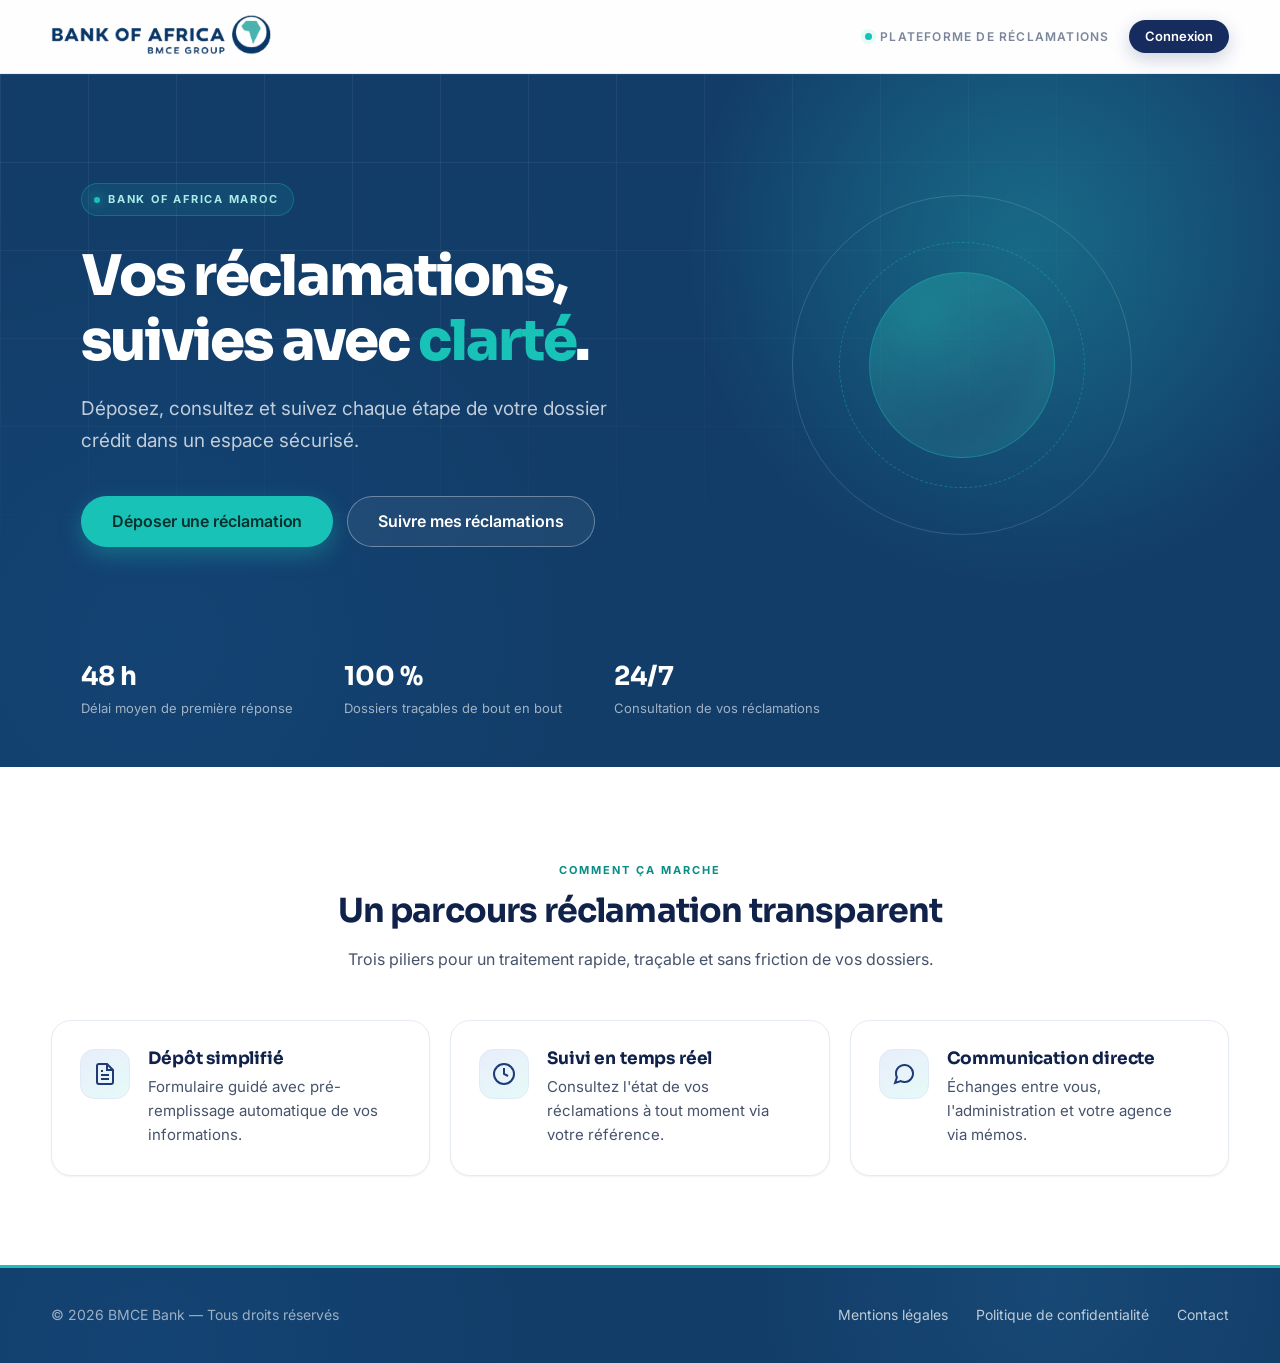
<file: index.html>
<!DOCTYPE html>
<html lang="fr">
<head>
  <meta charset="UTF-8">
  <meta name="viewport" content="width=device-width, initial-scale=1.0">
  <title>BMCE Bank — Gestion des Réclamations</title>
  <link rel="stylesheet" href="assets/css/landing.css">
</head>
<body>

  <header class="landing-header">
    <div class="logo">
      <img src="assets/img/logo-bmce.png" alt="Bank of Africa — BMCE Group" class="logo-img">
    </div>
    <div class="landing-header-actions">
      <span>Plateforme de réclamations</span>
      <a href="login.html" class="btn btn-primary btn-sm">Connexion</a>
    </div>
  </header>

  <main class="landing-main">
    <div class="hero">
      <div class="hero-content">
        <span class="hero-badge">BANK OF AFRICA MAROC</span>
        <h1>Vos réclamations, suivies avec <em>clarté</em>.</h1>
        <p>
          Déposez, consultez et suivez chaque étape de votre dossier crédit dans un espace sécurisé.
        </p>
        <div class="hero-actions">
          <a href="login.html?action=deposer" class="btn btn-accent btn-lg">
            Déposer une réclamation
          </a>
          <a href="login.html?action=suivre" class="btn btn-outline btn-lg">
            Suivre mes réclamations
          </a>
        </div>
      </div>
      <div class="hero-visual">
        <div class="visual-circle"></div>
        <div class="visual-circle visual-circle-sm"></div>
      </div>
    </div>

    <div class="hero-meta">
      <div>
        <strong>48 h</strong>
        <span>Délai moyen de première réponse</span>
      </div>
      <div>
        <strong>100 %</strong>
        <span>Dossiers traçables de bout en bout</span>
      </div>
      <div>
        <strong>24/7</strong>
        <span>Consultation de vos réclamations</span>
      </div>
    </div>
  </main>

  <section class="landing-features">
    <div class="section-head">
      <span class="section-eyebrow">Comment ça marche</span>
      <h2>Un parcours réclamation transparent</h2>
      <p>Trois piliers pour un traitement rapide, traçable et sans friction de vos dossiers.</p>
    </div>
    <div class="features-container">
      <div class="feature-item">
        <div class="feature-icon">
          <svg width="24" height="24" viewBox="0 0 24 24" fill="none" stroke="currentColor" stroke-width="2">
            <path d="M14 2H6a2 2 0 0 0-2 2v16a2 2 0 0 0 2 2h12a2 2 0 0 0 2-2V8z"></path>
            <polyline points="14 2 14 8 20 8"></polyline>
            <line x1="16" y1="13" x2="8" y2="13"></line>
            <line x1="16" y1="17" x2="8" y2="17"></line>
            <polyline points="10 9 9 9 8 9"></polyline>
          </svg>
        </div>
        <div class="feature-content">
          <h3>Dépôt simplifié</h3>
          <p>Formulaire guidé avec pré-remplissage automatique de vos informations.</p>
        </div>
      </div>
      <div class="feature-item">
        <div class="feature-icon">
          <svg width="24" height="24" viewBox="0 0 24 24" fill="none" stroke="currentColor" stroke-width="2">
            <circle cx="12" cy="12" r="10"></circle>
            <polyline points="12 6 12 12 16 14"></polyline>
          </svg>
        </div>
        <div class="feature-content">
          <h3>Suivi en temps réel</h3>
          <p>Consultez l'état de vos réclamations à tout moment via votre référence.</p>
        </div>
      </div>
      <div class="feature-item">
        <div class="feature-icon">
          <svg width="24" height="24" viewBox="0 0 24 24" fill="none" stroke="currentColor" stroke-width="2">
            <path d="M21 11.5a8.38 8.38 0 0 1-.9 3.8 8.5 8.5 0 0 1-7.6 4.7 8.38 8.38 0 0 1-3.8-.9L3 21l1.9-5.7a8.38 8.38 0 0 1-.9-3.8 8.5 8.5 0 0 1 4.7-7.6 8.38 8.38 0 0 1 3.8-.9h.5a8.48 8.48 0 0 1 8 8v.5z"></path>
          </svg>
        </div>
        <div class="feature-content">
          <h3>Communication directe</h3>
          <p>Échanges entre vous, l'administration et votre agence via mémos.</p>
        </div>
      </div>
    </div>
  </section>

  <footer class="landing-footer">
    <div class="footer-content">
      <p>&copy; 2026 BMCE Bank — Tous droits réservés</p>
      <div class="footer-links">
        <a href="#">Mentions légales</a>
        <a href="#">Politique de confidentialité</a>
        <a href="#">Contact</a>
      </div>
    </div>
  </footer>

</body>
</html>
</file>
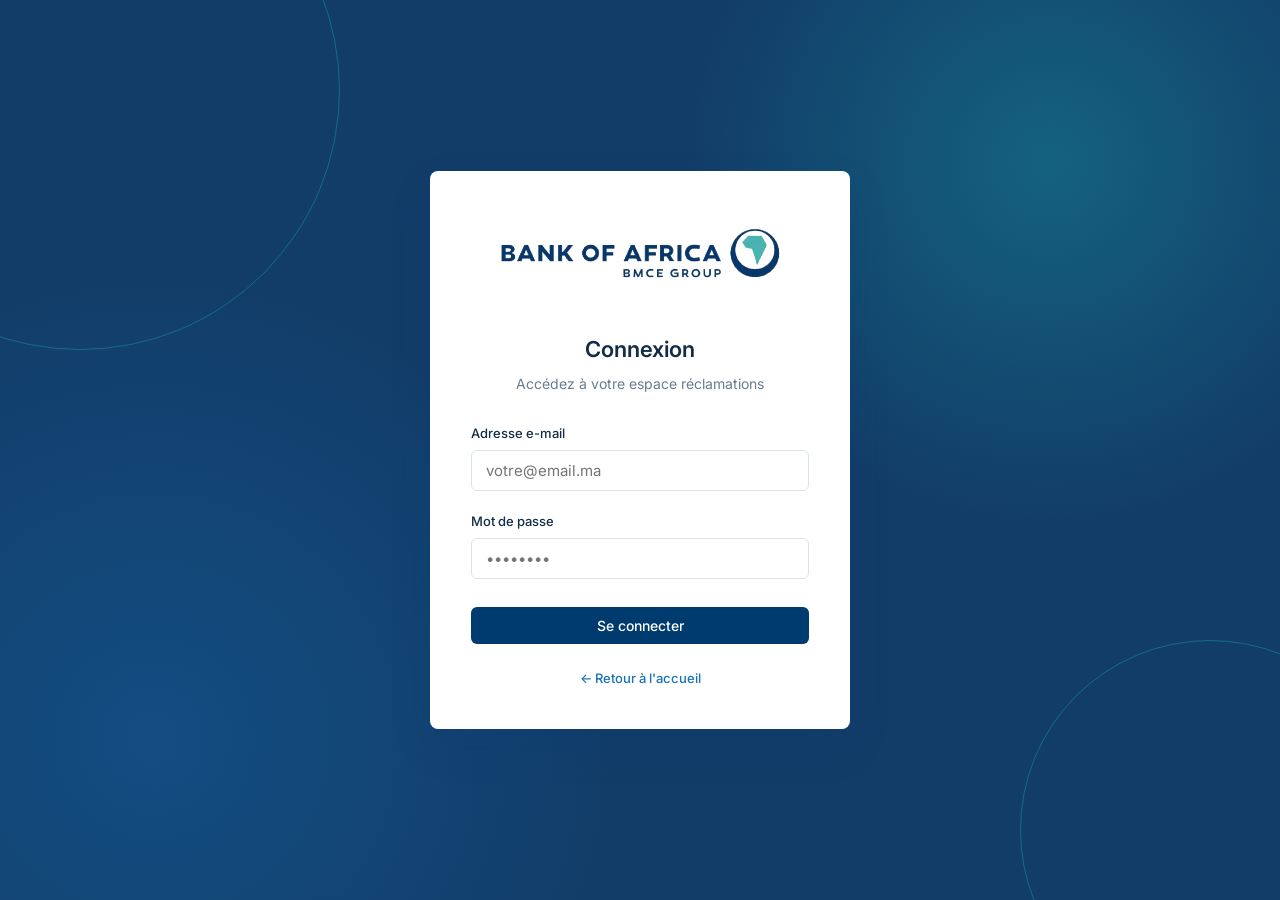
<file: login.html>
<!DOCTYPE html>
<html lang="fr">
<head>
  <meta charset="UTF-8">
  <meta name="viewport" content="width=device-width, initial-scale=1.0">
  <title>Connexion — BMCE Réclamations</title>
  <link rel="stylesheet" href="assets/css/style.css">
</head>
<body>

  <div class="login-page">
    <div class="login-card">
      <div class="logo">
        <img src="assets/img/logo-bmce.png" alt="Bank of Africa — BMCE Group" class="logo-img">
      </div>

      <h1>Connexion</h1>
      <p class="login-subtitle" id="login-subtitle">Accédez à votre espace réclamations</p>

      <div id="login-error" class="login-error" role="alert" aria-live="polite"></div>
      <form id="login-form">
        <div class="form-group">
          <label class="form-label" for="email">Adresse e-mail</label>
          <input type="email" id="email" class="form-control" placeholder="votre@email.ma" required>
        </div>
        <div class="form-group">
          <label class="form-label" for="password">Mot de passe</label>
          <input type="password" id="password" class="form-control" placeholder="••••••••" required>
        </div>
        <button type="submit" class="btn btn-primary" style="width:100%; margin-top:8px;">
          Se connecter
        </button>
      </form>

      <div class="login-footer">
        <a href="index.html">&larr; Retour à l'accueil</a>
      </div>
    </div>
  </div>

  <script src="assets/js/app.js"></script>
  <script>
    const params = new URLSearchParams(window.location.search);
    const action = params.get('action');
    const redirect = params.get('redirect');

    const subtitles = {
      deposer: 'Connectez-vous pour déposer une réclamation',
      suivre: 'Connectez-vous pour suivre vos réclamations'
    };
    if (action && subtitles[action]) {
      document.getElementById('login-subtitle').textContent = subtitles[action];
    }

    document.getElementById('login-form').addEventListener('submit', async (e) => {
      e.preventDefault();
      const email = document.getElementById('email').value.trim();
      const password = document.getElementById('password').value;
      try {
        const res = await fetch('backend/api/login.php', {
          method: 'POST', headers: { 'Content-Type': 'application/json' }, credentials: 'same-origin',
          body: JSON.stringify({ email, password })
        });
        const json = await res.json();
        if (!res.ok) {
          const error = document.getElementById('login-error');
          error.textContent = json.message || json.error || 'Adresse e-mail ou mot de passe incorrect.';
          error.classList.add('is-visible');
          document.getElementById('email').classList.add('input-error');
          document.getElementById('password').classList.add('input-error');
          return;
        }
        document.getElementById('login-error').classList.remove('is-visible');
        // store client-side session for frontend gating
        App.setSession(json.user);

        if (redirect) { window.location.href = decodeURIComponent(redirect); return; }
        if (json.user.role === 'admin') window.location.href = 'admin/dashboard.html';
        else if (action === 'deposer') window.location.href = 'client/deposer.html';
        else if (action === 'suivre') window.location.href = 'client/dashboard.html';
        else window.location.href = 'client/dashboard.html';
      } catch (err) { App.showToast('Erreur connexion', 'error'); }
    });
  </script>
</body>
</html>
</file>
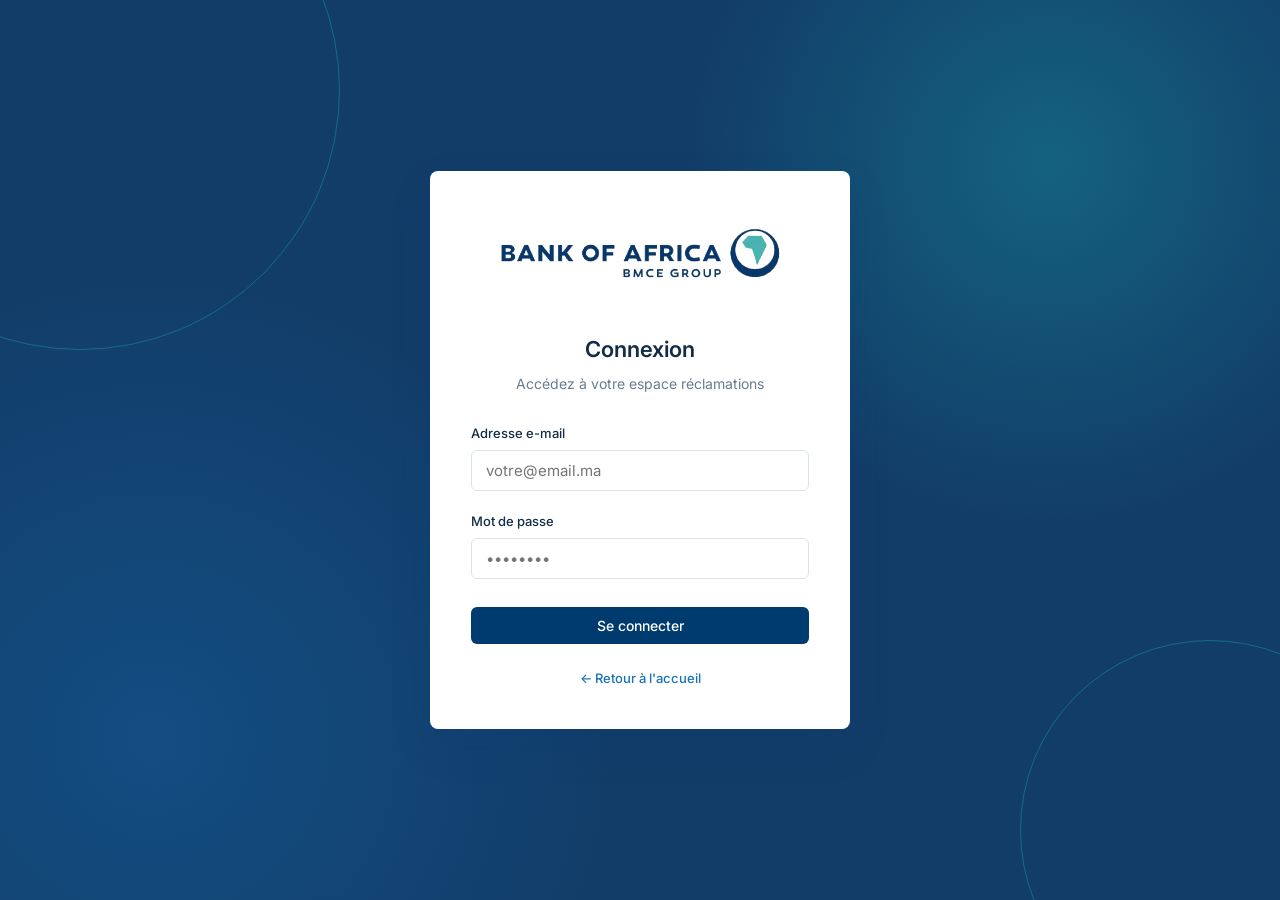
<file: admin/dashboard.html>
<!DOCTYPE html>
<html lang="fr">
<head>
  <meta charset="UTF-8">
  <meta name="viewport" content="width=device-width, initial-scale=1.0">
  <title>Tableau de bord — Admin</title>
  <link rel="stylesheet" href="../assets/css/style.css">
</head>
<body>

  <div class="app-layout">
    <aside class="sidebar">
      <div class="sidebar-header">
        <div class="logo">
          <img src="../assets/img/logo-bmce.png" alt="Bank of Africa — BMCE Group" class="logo-img">
        </div>
      </div>
      <div class="sidebar-user">
<div class="user-avatar" id="sidebar-user-avatar">A1</div>
        <div class="user-info">
          <div class="user-name" id="sidebar-user-name">Admin 1</div>
          <div class="user-role" id="sidebar-user-role">Administrateur</div>
        </div>
      </div>
      <nav class="sidebar-nav">
        <div class="nav-section">Administration</div>
        <ul>
<li class="nav-item active">
            <a href="dashboard.html"><svg class="icon-svg" viewBox="0 0 24 24" fill="none" stroke="currentColor" stroke-width="2"><rect x="3" y="3" width="7" height="7" rx="1"/><rect x="14" y="3" width="7" height="7" rx="1"/><rect x="3" y="14" width="7" height="7" rx="1"/><rect x="14" y="14" width="7" height="7" rx="1"/></svg> Tableau de bord</a>
          </li>
          <li class="nav-item">
            <a href="reclamations.html"><svg class="icon-svg" viewBox="0 0 24 24" fill="none" stroke="currentColor" stroke-width="2"><path d="M14 2H6a2 2 0 0 0-2 2v16a2 2 0 0 0 2 2h12a2 2 0 0 0 2-2V8z"/><polyline points="14 2 14 8 20 8"/><line x1="16" y1="13" x2="8" y2="13"/><line x1="16" y1="17" x2="8" y2="17"/></svg> Réclamations</a>
          </li>
          <li class="nav-item">
            <a href="memo.html"><svg class="icon-svg" viewBox="0 0 24 24" fill="none" stroke="currentColor" stroke-width="2"><path d="M21 15a2 2 0 0 1-2 2H7l-4 4V5a2 2 0 0 1 2-2h14a2 2 0 0 1 2 2z"/></svg> Mémos agence</a>
          </li>
        </ul>
      </nav>
      <div class="sidebar-footer">
        <a href="#" id="btn-logout" class="btn btn-ghost">↩ Déconnexion</a>
      </div>
    </aside>

    <div class="main-content">
      <header class="topbar">
        <button class="menu-toggle">☰</button>
        <h1 class="topbar-title">Tableau de bord</h1>
      </header>

      <div class="page-content">
        <div class="stats-grid" id="admin-stats"></div>

        <div class="detail-grid">
          <div class="card">
            <div class="card-header">
              <h2>Réclamations récentes</h2>
              <a href="reclamations.html" class="btn btn-outline btn-sm">Voir tout</a>
            </div>
            <div class="card-body" style="padding:0;">
              <div class="table-wrap">
                <table>
                  <thead>
                    <tr>
                      <th>Référence</th>
                      <th>Client</th>
                      <th>Gravité</th>
                      <th>Statut</th>
                      <th>Date</th>
                    </tr>
                  </thead>
                  <tbody id="recent-admin"></tbody>
                </table>
              </div>
            </div>
          </div>

          <div class="charts-column">
            <div class="card" style="margin-bottom:24px;">
              <div class="card-header"><h2>Répartition par gravité</h2></div>
              <div class="card-body" id="gravity-breakdown"></div>
            </div>

            <div class="card">
              <div class="card-header"><h2>Répartition par statut</h2></div>
              <div class="card-body" id="status-breakdown"></div>
            </div>
          </div>
        </div>
      </div>
    </div>
  </div>

  <script src="../assets/js/app.js"></script>
  <script type="module">
    const session = App.requireAuth(['admin']);
    if (!session) throw new Error('Unauthorized');

    const recs = await App.loadReclamations();
    const stats = {
      total: recs.length,
      nouveau: recs.filter(r => r.statut === 'attente').length,
      encours: recs.filter(r => r.statut === 'encours').length,
      attente: recs.filter(r => r.statut === 'attente').length,
      prise_charge: recs.filter(r => r.statut === 'prise_charge').length,
      demande_supplementaire: recs.filter(r => r.statut === 'demande_supplementaire').length,
      resolu: recs.filter(r => r.statut === 'resolu').length,
      critique: recs.filter(r => r.gravite === 'critique' || r.gravite === 'haute').length
    };

    document.getElementById('admin-stats').innerHTML = `
      <div class="stat-card">
        <div class="stat-icon blue"><svg class="icon-svg" viewBox="0 0 24 24" fill="none" stroke="currentColor" stroke-width="2"><path d="M22 12h-4l-3 9L9 3l-3 9H2"/></svg></div>
        <div><div class="stat-value">${stats.total}</div><div class="stat-label">Total</div></div>
      </div>
      <div class="stat-card">
        <div class="stat-icon orange"><svg class="icon-svg" viewBox="0 0 24 24" fill="none" stroke="currentColor" stroke-width="2"><circle cx="12" cy="12" r="10"/><polyline points="12 6 12 12 16 14"/></svg></div>
        <div><div class="stat-value">${stats.nouveau}</div><div class="stat-label">Nouvelles</div></div>
      </div>
      <div class="stat-card">
        <div class="stat-icon orange"><svg class="icon-svg" viewBox="0 0 24 24" fill="none" stroke="currentColor" stroke-width="2"><path d="M14 2H6a2 2 0 0 0-2 2v16a2 2 0 0 0 2 2h12a2 2 0 0 0 2-2V8z"/><polyline points="14 2 14 8 20 8"/><line x1="16" y1="13" x2="8" y2="13"/><line x1="16" y1="17" x2="8" y2="17"/></svg></div>
        <div><div class="stat-value">${stats.encours}</div><div class="stat-label">En cours</div></div>
      </div>
      <div class="stat-card">
        <div class="stat-icon red"><svg class="icon-svg" viewBox="0 0 24 24" fill="none" stroke="currentColor" stroke-width="2"><polygon points="12 2 15.09 8.26 22 9.27 17 14.14 18.18 21.02 12 17.77 5.82 21.02 7 14.14 2 9.27 8.91 8.26 12 2"/></svg></div>
        <div><div class="stat-value">${stats.critique}</div><div class="stat-label">Priorité haute+</div></div>
      </div>
    `;

    document.getElementById('recent-admin').innerHTML = recs.slice(0, 5).map(r => `
      <tr>
        <td><a href="detail.html?ref=${r.reference}" class="ref-link">${r.reference}</a></td>
        <td>${r.prenom} ${r.nom}</td>
        <td><span class="badge ${App.getGraviteBadge(r.gravite)}">${r.gravite_label}</span></td>
        <td><span class="badge ${App.getStatutBadge(r.statut)}">${r.statut_label}</span></td>
        <td>${App.formatDate(r.date_creation)}</td>
      </tr>
    `).join('');

    const gravites = [
      { key: 'basse', label: 'Basse', color: 'var(--prio-basse)' },
      { key: 'moyenne', label: 'Moyenne', color: 'var(--prio-moyenne)' },
      { key: 'haute', label: 'Haute', color: 'var(--prio-haute)' },
      { key: 'critique', label: 'Critique', color: 'var(--prio-critique)' }
    ].map(g => ({ ...g, count: recs.filter(r => r.gravite === g.key).length }));

    let position = 0;
    const gradient = gravites.map(g => {
      const start = position;
      position += recs.length ? (g.count / recs.length) * 100 : 0;
      return `${g.color} ${start}% ${position}%`;
    }).join(', ');

    document.getElementById('gravity-breakdown').innerHTML = `
      <div class="gravity-chart">
        <div class="donut-chart" data-total="${recs.length}" style="background:conic-gradient(${gradient || 'var(--border-light) 0 100%'});"></div>
        <div class="chart-legend">
          ${gravites.map(g => `
            <div class="chart-legend-item">
              <span class="chart-key"><i class="chart-swatch" style="background:${g.color};"></i>${g.label}</span>
              <strong>${g.count}</strong>
            </div>`).join('')}
        </div>
      </div>`;

    // Nouveau diagramme de répartition par statut
    const statuses = [
      { key: 'prise_charge', label: 'Prise en charge', color: 'var(--status-prise-charge)' },
      { key: 'encours', label: 'En cours', color: 'var(--status-encours)' },
      { key: 'attente', label: 'En attente', color: 'var(--status-attente)' },
      { key: 'demande_supplementaire', label: 'Demande supplémentaire', color: 'var(--status-demande)' },
      { key: 'resolu', label: 'Résolu', color: 'var(--status-resolu)' },
      { key: 'rejete', label: 'Rejeté', color: 'var(--status-rejete)' }
    ].map(s => ({ ...s, count: recs.filter(r => r.statut === s.key).length })).filter(s => s.count > 0);

    let statusPosition = 0;
    const statusGradient = statuses.map(s => {
      const start = statusPosition;
      statusPosition += recs.length ? (s.count / recs.length) * 100 : 0;
      return `${s.color} ${start}% ${statusPosition}%`;
    }).join(', ');

    document.getElementById('status-breakdown').innerHTML = `
      <div class="gravity-chart">
        <div class="donut-chart" data-total="${recs.length}" style="background:conic-gradient(${statusGradient || 'var(--border-light) 0 100%'});"></div>
        <div class="chart-legend">
          ${statuses.map(s => `
            <div class="chart-legend-item">
              <span class="chart-key"><i class="chart-swatch" style="background:${s.color};"></i>${s.label}</span>
              <strong>${s.count}</strong>
            </div>`).join('')}
        </div>
      </div>`;
  </script>
</body>
</html>
</file>
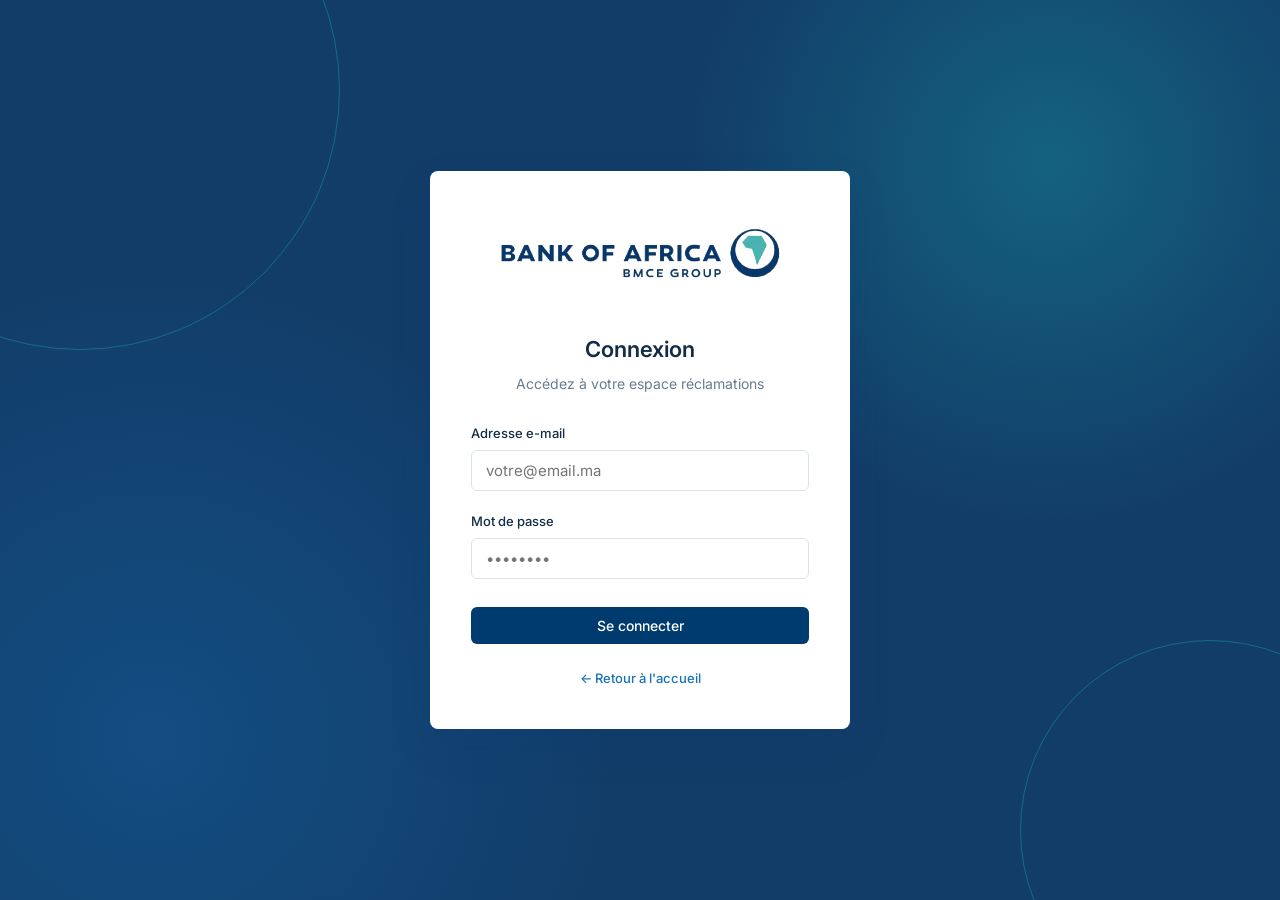
<file: admin/detail.html>
<!DOCTYPE html>
<html lang="fr">
<head>
  <meta charset="UTF-8">
  <meta name="viewport" content="width=device-width, initial-scale=1.0">
  <title>Détail réclamation — Admin</title>
  <link rel="stylesheet" href="../assets/css/style.css">
  <link rel="stylesheet" href="../assets/css/journey.css">
</head>
<body>

  <div class="app-layout">
    <aside class="sidebar">
      <div class="sidebar-header">
        <div class="logo">
          <img src="../assets/img/logo-bmce.png" alt="Bank of Africa — BMCE Group" class="logo-img">
        </div>
      </div>
      <div class="sidebar-user">
<div class="user-avatar" id="sidebar-user-avatar">A1</div>
        <div class="user-info">
          <div class="user-name" id="sidebar-user-name">Admin 1</div>
          <div class="user-role" id="sidebar-user-role">Administrateur</div>
        </div>
      </div>
      <nav class="sidebar-nav">
        <div class="nav-section">Administration</div>
        <ul>
<li class="nav-item">
            <a href="dashboard.html"><svg class="icon-svg" viewBox="0 0 24 24" fill="none" stroke="currentColor" stroke-width="2"><rect x="3" y="3" width="7" height="7" rx="1"/><rect x="14" y="3" width="7" height="7" rx="1"/><rect x="3" y="14" width="7" height="7" rx="1"/><rect x="14" y="14" width="7" height="7" rx="1"/></svg> Tableau de bord</a>
          </li>
          <li class="nav-item active">
            <a href="reclamations.html"><svg class="icon-svg" viewBox="0 0 24 24" fill="none" stroke="currentColor" stroke-width="2"><path d="M14 2H6a2 2 0 0 0-2 2v16a2 2 0 0 0 2 2h12a2 2 0 0 0 2-2V8z"/><polyline points="14 2 14 8 20 8"/><line x1="16" y1="13" x2="8" y2="13"/><line x1="16" y1="17" x2="8" y2="17"/></svg> Réclamations</a>
          </li>
          <li class="nav-item">
            <a href="memo.html"><svg class="icon-svg" viewBox="0 0 24 24" fill="none" stroke="currentColor" stroke-width="2"><path d="M21 15a2 2 0 0 1-2 2H7l-4 4V5a2 2 0 0 1 2-2h14a2 2 0 0 1 2 2z"/></svg> Mémos agence</a>
          </li>
        </ul>
      </nav>
      <div class="sidebar-footer">
        <a href="#" id="btn-logout" class="btn btn-ghost">↩ Déconnexion</a>
      </div>
    </aside>

    <div class="main-content">
      <header class="topbar">
        <button class="menu-toggle">☰</button>
        <h1 class="topbar-title" id="page-title">Détail réclamation</h1>
        <div class="topbar-actions">
          <a href="reclamations.html" class="btn btn-outline btn-sm">← Retour</a>
        </div>
      </header>

      <div class="page-content" id="detail-content">
        <!-- Rempli par JS -->
      </div>
    </div>
  </div>
  <script src="../assets/js/app.js"></script>
  <script>
    (async function(){
      const session = JSON.parse(sessionStorage.getItem('bmce_session') || 'null');
      if (!session || session.role !== 'admin') {
        const returnUrl = encodeURIComponent(window.location.pathname + window.location.search);
        window.location.href = `../login.html?redirect=${returnUrl}`;
        return;
      }

      const ref = new URLSearchParams(window.location.search).get('ref');
      if (!ref) {
        document.getElementById('detail-content').innerHTML = `<div class="empty-state"><h3>Référence manquante</h3></div>`;
        return;
      }

      async function fetchDetail() {
        const res = await fetch(`../backend/api/reclamation_detail.php?ref=${encodeURIComponent(ref)}`, { credentials: 'same-origin' });
        if (!res.ok) throw new Error('Erreur serveur');
        return res.json();
      }

      let recData;
      try {
        const data = await fetchDetail();
        recData = data.reclamation;
        recData.statusHistory = data.history || [];
        recData.memos = data.memos || [];
      } catch (e) {
        document.getElementById('detail-content').innerHTML = `<div class="empty-state"><h3>Réclamation introuvable</h3><p>${e.message}</p></div>`;
        return;
      }

      document.getElementById('page-title').textContent = recData.reference;

      const statusStages = [
        { id: 'attente', title: 'En attente', action: 'Réclamation enregistrée', icon: '⌛' },
        { id: 'encours', title: 'En cours', action: 'Consultation administrative automatique', icon: '↻' },
        { id: 'prise_charge', title: 'Prise en charge', action: 'Réponse administrative automatique', icon: '✓' },
        { id: 'demande_supplementaire', title: 'Demande supplémentaire', action: 'Validation manuelle', icon: '⚠' },
        { id: 'resolu', title: 'Résolue', action: 'Validation manuelle', icon: '✓' },
        { id: 'cloture', title: 'Clôturée', action: 'Automatique après 7 jours sans activité', icon: '▣' }
      ];

      function showConfirmation(message) {
        return new Promise(resolve => {
          const overlay = document.createElement('div');
          overlay.className = 'modal-overlay active';
          overlay.innerHTML = `<div class="modal" role="dialog" aria-modal="true">
            <div class="modal-header"><h3>Confirmation</h3><button class="btn-icon" type="button" data-modal-cancel>&times;</button></div>
            <div class="modal-body"><p>${message}</p></div>
            <div class="modal-footer"><button class="btn btn-outline" type="button" data-modal-cancel>Annuler</button><button class="btn btn-accent" type="button" data-modal-ok>Confirmer</button></div>
          </div>`;
          document.body.appendChild(overlay);
          const close = value => { overlay.remove(); resolve(value); };
          overlay.querySelectorAll('[data-modal-cancel]').forEach(button => button.addEventListener('click', () => close(false)));
          overlay.querySelector('[data-modal-ok]').addEventListener('click', () => close(true));
          overlay.addEventListener('click', event => { if (event.target === overlay) close(false); });
        });
      }

      function renderJourney() {
        const historyMap = {};
        (recData.statusHistory || []).forEach(h => historyMap[h.status] = h);
        const currentIndex = Math.max(0, statusStages.findIndex(s => s.id === recData.statut));
        const container = document.getElementById('journey-steps');
        container.innerHTML = statusStages.map((step, index) => {
          const historyItem = historyMap[step.id];
          const isComplete = index <= currentIndex;
          const isCurrent = index === currentIndex;
          const isNext = index === currentIndex + 1;
          const canValidate = (isNext && step.id !== 'cloture') || (recData.statut === 'prise_charge' && ['demande_supplementaire','resolu'].includes(step.id));
          const canCancel = isComplete && !['attente','cloture'].includes(step.id);
          const action = canCancel ? 'cancel' : canValidate ? 'validate' : '';
          const targetStatus = step.id;
          const disabledAttr = action ? '' : 'disabled aria-disabled="true"';
          return `
            <div class="journey-step status-step-${step.id} ${isCurrent ? 'is-current' : ''} ${isComplete ? 'is-complete' : ''} ${isNext ? 'is-next' : ''}">
              <button class="journey-step-content ${action ? 'journey-step--interactive' : 'journey-step--locked'}" type="button" ${disabledAttr} data-status="${targetStatus}" ${action ? `data-action="${action}"` : ''}>
                <span class="journey-marker status-marker status-${step.id}">${isComplete ? (step.id === 'demande_supplementaire' ? '×' : '✓') : index + 1}</span>
                <div class="journey-step-info">
                  <span><strong>${step.title}</strong></span>
                  <small>${isCurrent ? 'Statut actuel' : step.action}</small>
                  ${historyItem ? `<div class="journey-step-meta"><span class="journey-step-date">${App.formatDateTime(historyItem.date)}</span><span class="journey-step-author">Par ${historyItem.auteur}</span></div>` : ''}
                </div>
              </button>
            </div>`;
        }).join('');

        container.querySelectorAll('[data-status]').forEach(btn => {
          const action = btn.dataset.action;
          if (!action || btn.disabled) return;
          btn.addEventListener('click', async () => {
            const nextStatus = btn.dataset.status;
            const stage = statusStages.find(s => s.id === nextStatus);
            const question = action === 'cancel'
              ? `Voulez-vous annuler le statut "${stage.title}" ? Les statuts suivants déjà validés seront également annulés.`
              : `Voulez-vous valider le statut "${stage.title}" ?`;
            if (!await showConfirmation(question)) return;
            try {
              const res = await fetch('../backend/api/update_statut.php', {
                method: 'POST', credentials: 'same-origin', headers: { 'Content-Type': 'application/json' },
                body: JSON.stringify({ reference: recData.reference, next_status: nextStatus, action })
              });
              const json = await res.json();
              if (!res.ok) throw new Error(json.error || 'Erreur');
              App.showToast('Statut mis à jour');
              // reload detail from server
              const fresh = await fetchDetail();
              recData = fresh.reclamation; recData.statusHistory = fresh.history; recData.memos = fresh.memos;
              renderDetail();
            } catch (e) {
              App.showToast('Erreur lors de la mise à jour', 'error');
            }
          });
        });
      }

      function renderDetail() {
        document.getElementById('detail-content').innerHTML = `
          <div class="detail-grid admin-detail-grid">
            <div>
              <div class="card" style="margin-bottom:24px;">
                <div class="card-header">
                  <div>
                    <h2 style="font-family:monospace;">${recData.reference}</h2>
                    <span class="badge ${App.getStatutBadge(recData.statut)}">${recData.statut_label}</span>
                  </div>
                </div>
                <div class="card-body">
                  <div class="detail-section">
                    <h3>Client</h3>
                    <div class="info-grid">
                      <div class="info-item"><label>Nom complet</label><span>${recData.client_prenom} ${recData.client_nom}</span></div>
                      <div class="info-item"><label>Portée</label><span>${recData.portee === 'dossier' ? 'Dossier ' + (recData.numero_dossier || '') : 'Générale'}</span></div>
                    </div>
                  </div>
                  <div class="detail-section">
                    <h3>Réclamation</h3>
                    <div class="info-grid">
                      <div class="info-item"><label>Objet</label><span>${recData.objet}</span></div>
                      <div class="info-item"><label>Type</label><span>${recData.type_label || recData.type}</span></div>
                      <div class="info-item"><label>Priorité</label><span class="badge ${App.getGraviteBadge(recData.gravite)}">${recData.gravite_label}</span></div>
                      <div class="info-item"><label>Date de dépôt</label><span>${App.formatDateTime(recData.date_creation)}${recData.date_modification && recData.date_modification !== recData.date_creation ? ' · Modifiée le ' + App.formatDateTime(recData.date_modification) : ''}</span></div>
                    </div>
                  </div>
                  <div class="detail-section attachment-section">
                    <h3>Pièces jointes</h3>
                    ${recData.piece_jointe ? `<div class="table-responsive"><table class="attachment-table"><thead><tr><th>Nom</th><th>Type</th><th>Actions</th></tr></thead><tbody><tr><td class="attachment-name">${recData.piece_jointe_nom || recData.piece_jointe}</td><td>${(recData.piece_jointe_nom || recData.piece_jointe).split('.').pop().toUpperCase()}</td><td><div class="attachment-actions"><a class="btn btn-outline btn-sm" target="_blank" rel="noopener" href="../backend/api/piece_jointe.php?ref=${encodeURIComponent(recData.reference)}">Voir</a><a class="btn btn-accent btn-sm" href="../backend/api/piece_jointe.php?ref=${encodeURIComponent(recData.reference)}&download=1">Télécharger</a></div></td></tr></tbody></table></div>` : '<p class="empty-state">Aucune pièce jointe.</p>'}
                  </div>
                  <div class="detail-section">
                    <h3>Description</h3>
                    <div class="detail-text">${recData.detail}</div>
                  </div>
                </div>
              </div>
            </div>

            <div>
              <div class="card journey-card admin-journey-card" style="margin-bottom:24px;">
                <div class="card-header"><h3>Parcours de la réclamation</h3></div>
                <div class="card-body">
                  <p class="journey-caption">Cliquez sur une étape pour la valider ou l'annuler.</p>
                  <div class="journey-steps" id="journey-steps"></div>
                </div>
              </div>

              <div class="card memo-card" id="memo-card">
                <div class="card-header">
                  <h3>Mémos</h3>
                  <button class="btn btn-ghost btn-sm" id="btn-toggle-memos" type="button" aria-expanded="true">
                    <span id="memo-toggle-text">Masquer</span> (${(recData.memos || []).length})
                  </button>
                </div>
                <div class="card-body memo-content" id="memo-content" style="display:block;">
                  <div class="memo-content-inner">
                  <div class="timeline" id="memos-list">
                    ${(recData.memos || []).map(m => `
                      <div class="timeline-item">
                        <div class="timeline-dot"></div>
                        <div class="timeline-header">
                          <span class="timeline-author">${m.auteur}</span>
                          <span class="badge badge-${m.role === 'admin' ? 'encours' : 'attente'}" style="font-size:11px;">${m.role === 'admin' ? 'Admin' : 'Agence'}</span>
                          <span class="timeline-date">${App.formatDateTime(m.date)}</span>
                        </div>
                        <div class="timeline-body">${m.message}</div>
                      </div>
                    `).join('')}
                  </div>

                  <div class="memo-form">
                    <div class="form-group">
                      <label class="form-label">Ajouter un mémo</label>
                      <textarea class="form-control" id="memo-text" placeholder="Message pour l'agence ou note interne..." rows="3"></textarea>
                    </div>
                    <button class="btn btn-accent btn-sm" id="btn-add-memo">Envoyer le mémo</button>
                  </div>
                  </div>
                </div>
              </div>
            </div>
          </div>`;

        renderJourney();

        const memoCard = document.getElementById('memo-card');
        const memoContent = document.getElementById('memo-content');
        const toggleMemos = document.getElementById('btn-toggle-memos');
        const memoToggleText = document.getElementById('memo-toggle-text');
        memoCard.classList.add('is-open'); memoContent.style.display = 'block'; toggleMemos.setAttribute('aria-expanded','true'); memoToggleText.textContent='Masquer';
        toggleMemos.addEventListener('click', () => {
          const isOpen = memoCard.classList.toggle('is-open');
          memoContent.style.display = isOpen ? 'block' : 'none';
          toggleMemos.setAttribute('aria-expanded', String(isOpen));
          memoToggleText.textContent = isOpen ? 'Masquer' : 'Afficher';
        });

        document.getElementById('btn-add-memo').addEventListener('click', async () => {
          const text = document.getElementById('memo-text').value.trim(); if (!text) return;
          try {
            const res = await fetch('../backend/api/memos.php', { method: 'POST', credentials: 'same-origin', headers: {'Content-Type':'application/json'}, body: JSON.stringify({ reference: recData.reference, message: text }) });
            const j = await res.json(); if (!res.ok) throw new Error(j.error || 'Error');
            App.showToast('Mémo ajouté');
            const fresh = await fetchDetail(); recData = fresh.reclamation; recData.statusHistory = fresh.history; recData.memos = fresh.memos; renderDetail();
          } catch (e) { App.showToast('Erreur ajout mémo','error'); }
        });
      }

      renderDetail();
    })();
  </script>
<script>
(function(){
  const ref=new URLSearchParams(location.search).get('ref');
  const esc=x=>String(x).replace(/[&<>]/g,c=>({'&':'&amp;','<':'&lt;','>':'&gt;'}[c]));
  async function init(){
    const old=document.querySelector('.detail-text'); if(!old||document.getElementById('client-chat')) return;
    const section=old.closest('.detail-section'); section.querySelector('h3').textContent='Chat';
    old.outerHTML='<div id="client-chat" class="chat-box"></div><form id="client-chat-form" class="chat-form"><textarea id="client-chat-input" class="form-control" rows="2" placeholder="Répondre au client..."></textarea><button type="submit" class="btn btn-accent btn-sm">Envoyer</button></form>';
    async function load(){const res=await fetch('../backend/api/messages.php?reference='+encodeURIComponent(ref),{credentials:'same-origin'});const j=await res.json();document.getElementById('client-chat').innerHTML=(j.messages||[]).map(m=>`<div class="chat-message ${m.role==='admin'?'chat-message-admin':'chat-message-client'}"><div class="chat-meta">${esc(m.auteur)} · ${App.formatDateTime(m.date)}</div><div>${esc(m.message)}</div></div>`).join('')||'<p class="empty-state">Aucun message.</p>';}
    await load();document.getElementById('client-chat-form').onsubmit=async e=>{e.preventDefault();const i=document.getElementById('client-chat-input');if(!i.value.trim())return;const res=await fetch('../backend/api/messages.php',{method:'POST',credentials:'same-origin',headers:{'Content-Type':'application/json'},body:JSON.stringify({reference:ref,message:i.value})});if(res.ok){i.value='';load();}};
  }
  const timer=setInterval(()=>{init();if(document.getElementById('client-chat'))clearInterval(timer)},100);
})();
</script>
</body>
</html>
</file>
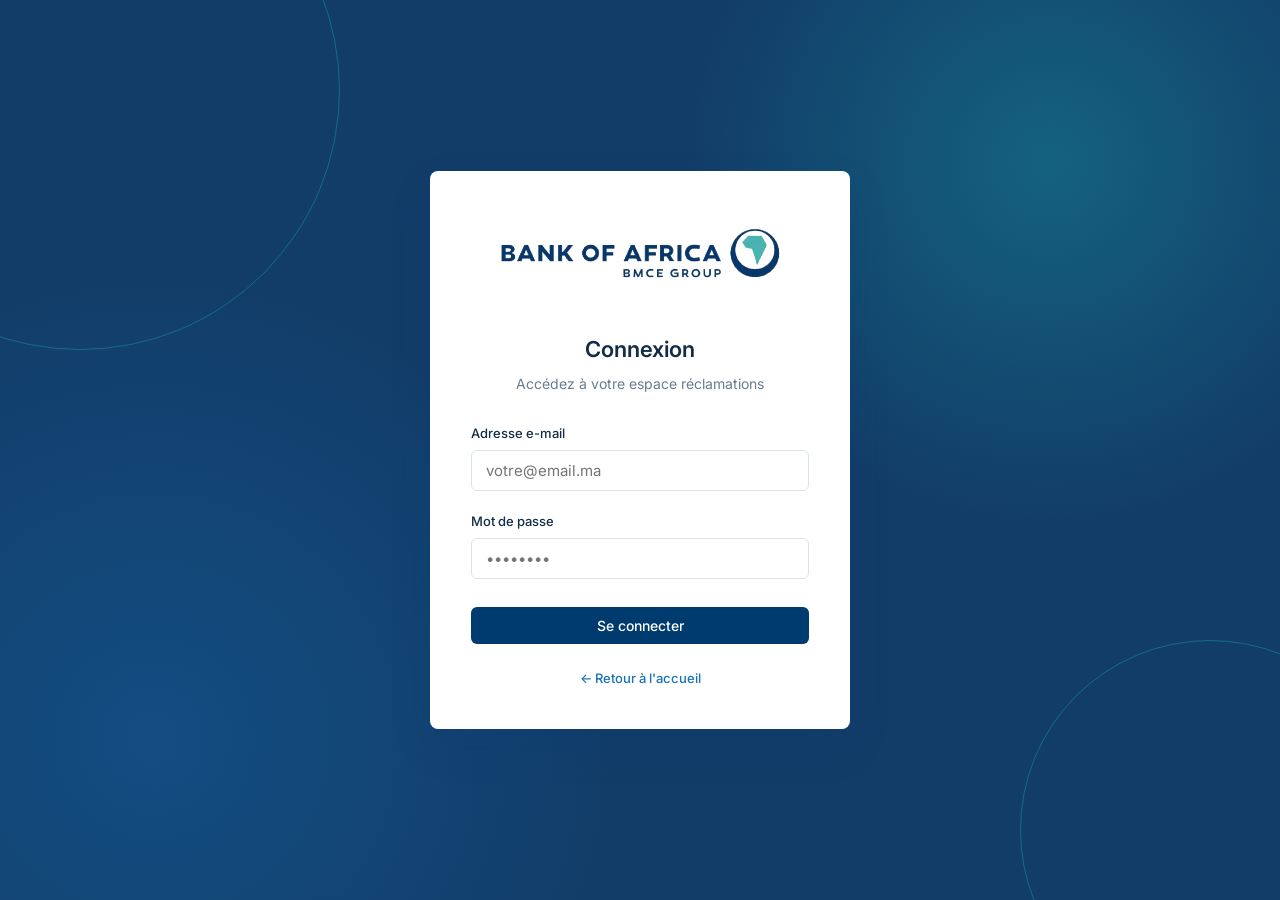
<file: admin/memo.html>
<!DOCTYPE html>
<html lang="fr">
<head>
  <meta charset="UTF-8">
  <meta name="viewport" content="width=device-width, initial-scale=1.0">
  <title>Mémos agence — Admin</title>
  <link rel="stylesheet" href="../assets/css/style.css">
</head>
<body>

  <div class="app-layout">
    <aside class="sidebar">
      <div class="sidebar-header">
        <div class="logo">
          <img src="../assets/img/logo-bmce.png" alt="Bank of Africa — BMCE Group" class="logo-img">
        </div>
      </div>
      <div class="sidebar-user">
<div class="user-avatar" id="sidebar-user-avatar">A1</div>
        <div class="user-info">
          <div class="user-name" id="sidebar-user-name">Admin 1</div>
          <div class="user-role" id="sidebar-user-role">Administrateur</div>
        </div>
      </div>
      <nav class="sidebar-nav">
        <div class="nav-section">Administration</div>
        <ul>
<li class="nav-item">
            <a href="dashboard.html"><svg class="icon-svg" viewBox="0 0 24 24" fill="none" stroke="currentColor" stroke-width="2"><rect x="3" y="3" width="7" height="7" rx="1"/><rect x="14" y="3" width="7" height="7" rx="1"/><rect x="3" y="14" width="7" height="7" rx="1"/><rect x="14" y="14" width="7" height="7" rx="1"/></svg> Tableau de bord</a>
          </li>
          <li class="nav-item">
            <a href="reclamations.html"><svg class="icon-svg" viewBox="0 0 24 24" fill="none" stroke="currentColor" stroke-width="2"><path d="M14 2H6a2 2 0 0 0-2 2v16a2 2 0 0 0 2 2h12a2 2 0 0 0 2-2V8z"/><polyline points="14 2 14 8 20 8"/><line x1="16" y1="13" x2="8" y2="13"/><line x1="16" y1="17" x2="8" y2="17"/></svg> Réclamations</a>
          </li>
          <li class="nav-item active">
            <a href="memo.html"><svg class="icon-svg" viewBox="0 0 24 24" fill="none" stroke="currentColor" stroke-width="2"><path d="M21 15a2 2 0 0 1-2 2H7l-4 4V5a2 2 0 0 1 2-2h14a2 2 0 0 1 2 2z"/></svg> Mémos agence</a>
          </li>
        </ul>
      </nav>
      <div class="sidebar-footer">
        <a href="#" id="btn-logout" class="btn btn-ghost">↩ Déconnexion</a>
      </div>
    </aside>

    <div class="main-content">
      <header class="topbar">
        <button class="menu-toggle">☰</button>
        <h1 class="topbar-title">Mémos — Communication agence</h1>
      </header>

      <div class="page-content">
        <div class="filters-bar">
          <div class="search-box">
            <span class="search-icon">🔍</span>
            <input type="text" id="search-memo" placeholder="Rechercher par référence ou contenu...">
          </div>
          <select class="filter-select" id="filter-role">
            <option value="">Tous les émetteurs</option>
            <option value="admin">Administration</option>
            <option value="agence">Agence</option>
          </select>
          <select class="filter-select" id="filter-agence"><option value="">Toutes les agences</option></select>
          <select class="filter-select" id="filter-memo-statut">
            <option value="">Tous les statuts</option><option value="nouveau">Nouveau</option><option value="encours">En cours</option><option value="attente">En attente</option><option value="resolu">Résolu</option><option value="rejete">Rejeté</option>
          </select>
          <select class="filter-select" id="filter-memo-gravite">
            <option value="">Toutes les gravités</option><option value="basse">Basse</option><option value="moyenne">Moyenne</option><option value="haute">Haute</option><option value="critique">Critique</option>
          </select>
        </div>

        <div id="memos-container"></div>
      </div>
    </div>
  </div>

  <script src="../assets/js/app.js"></script>
  <script type="module">
    const session = App.requireAuth(['admin']);
    if (!session) throw new Error('Unauthorized');

    const recs = await App.loadReclamations();
    document.getElementById('filter-memo-statut').innerHTML = '<option value="">Tous les statuts</option><option value="attente">En attente</option><option value="encours">En cours</option><option value="prise_charge">Prise en charge</option><option value="demande_supplementaire">Demande supplémentaire</option><option value="resolu">Résolue</option><option value="cloture">Clôturée</option>';
    const esc = value => String(value ?? '').replace(/[&<>"']/g, char => ({'&':'&amp;','<':'&lt;','>':'&gt;','"':'&quot;',"'":'&#039;'}[char]));

    function getAllMemos() {
      const all = [];
      recs.forEach(rec => {
        rec.memos.forEach(m => {
          all.push({ ...m, reference: rec.reference, objet: rec.objet, statut: rec.statut, statut_label: rec.statut_label, gravite: rec.gravite, agence: m.role === 'agence' ? m.auteur : '' });
        });
      });
      return all.sort((a, b) => new Date(b.date) - new Date(a.date));
    }

    function renderMemos() {
      const q = document.getElementById('search-memo').value.toLowerCase();
      const roleFilter = '';
      const agenceFilter = '';
      const statutFilter = document.getElementById('filter-memo-statut').value;
      const graviteFilter = document.getElementById('filter-memo-gravite').value;
      let memos = getAllMemos();

      if (q) {
        memos = memos.filter(m =>
          m.reference.toLowerCase().includes(q) ||
          m.message.toLowerCase().includes(q) ||
          m.auteur.toLowerCase().includes(q)
        );
      }
      if (roleFilter) {
        memos = memos.filter(m => m.role === roleFilter);
      }
      if (agenceFilter) memos = memos.filter(m => m.agence === agenceFilter);
      if (statutFilter) memos = memos.filter(m => m.statut === statutFilter);
      if (graviteFilter) memos = memos.filter(m => m.gravite === graviteFilter);

      const container = document.getElementById('memos-container');

      if (memos.length === 0) {
        container.innerHTML = `
          <div class="card"><div class="card-body">
            <div class="empty-state">
              <div class="empty-state-icon">💬</div>
              <h3>Aucun mémo</h3>
              <p>Les échanges entre l'administration et les agences apparaîtront ici.</p>
            </div>
          </div></div>`;
        return;
      }

      const groups = [...new Map(memos.map(m => [m.reference, {
        reference: m.reference, objet: m.objet, statut: m.statut, statut_label: m.statut_label || App.getStatutLabel(m.statut), memos: []
      }])).values()];
      memos.forEach(m => groups.find(group => group.reference === m.reference).memos.push(m));

      container.innerHTML = `<div class="card memo-list-card"><div class="table-wrap"><table class="memo-reclamations-table">
        <thead><tr><th>Réclamation</th><th>Objet</th><th>Statut</th><th>Nombre de mémos</th><th></th></tr></thead>
        <tbody>${groups.map(group => `
          <tr class="memo-reclamation-row" data-reference="${esc(group.reference)}">
            <td><a href="detail.html?ref=${encodeURIComponent(group.reference)}" class="ref-link">${esc(group.reference)}</a></td>
            <td>${esc(group.objet)}</td>
            <td><span class="badge ${App.getStatutBadge(group.statut)}">${esc(group.statut_label)}</span></td>
            <td><span class="badge badge-encours">${group.memos.length} mémo${group.memos.length > 1 ? 's' : ''}</span></td>
            <td><button type="button" class="memo-expand-button" data-toggle-memos="${esc(group.reference)}" aria-expanded="false" title="Afficher les mémos">+</button></td>
          </tr>
          <tr class="memo-details-row" data-details="${esc(group.reference)}" hidden><td colspan="5"><div class="memo-details-list">
            ${group.memos.map(m => `<article class="memo-entry"><div class="memo-entry-header"><span class="badge badge-${m.role === 'admin' ? 'encours' : 'attente'}">${m.role === 'admin' ? 'Administration' : 'Agence'}</span><span class="timeline-date">${App.formatDateTime(m.date)}</span></div><div class="memo-entry-message">${esc(m.message)}</div></article>`).join('')}
          </div></td></tr>
        `).join('')}</tbody>
      </table></div></div>`;

      container.querySelectorAll('[data-toggle-memos]').forEach(button => button.addEventListener('click', () => {
        const reference = button.dataset.toggleMemos;
        const details = container.querySelector(`[data-details="${CSS.escape(reference)}"]`);
        const expanded = button.getAttribute('aria-expanded') === 'true';
        details.hidden = expanded;
        button.setAttribute('aria-expanded', String(!expanded));
        button.textContent = expanded ? '+' : '−';
        button.title = expanded ? 'Afficher les mémos' : 'Masquer les mémos';
      }));
    }

    const agencySelect = document.getElementById('filter-agence');
    [...new Set(getAllMemos().map(m => m.agence).filter(Boolean))].sort().forEach(agence => {
      agencySelect.insertAdjacentHTML('beforeend', `<option value="${agence}">${agence}</option>`);
    });
    document.getElementById('search-memo').addEventListener('input', renderMemos);
    ['filter-role', 'filter-agence', 'filter-memo-statut', 'filter-memo-gravite'].forEach(id => document.getElementById(id).addEventListener('change', renderMemos));
    renderMemos();
  </script>
</body>
</html>
</file>
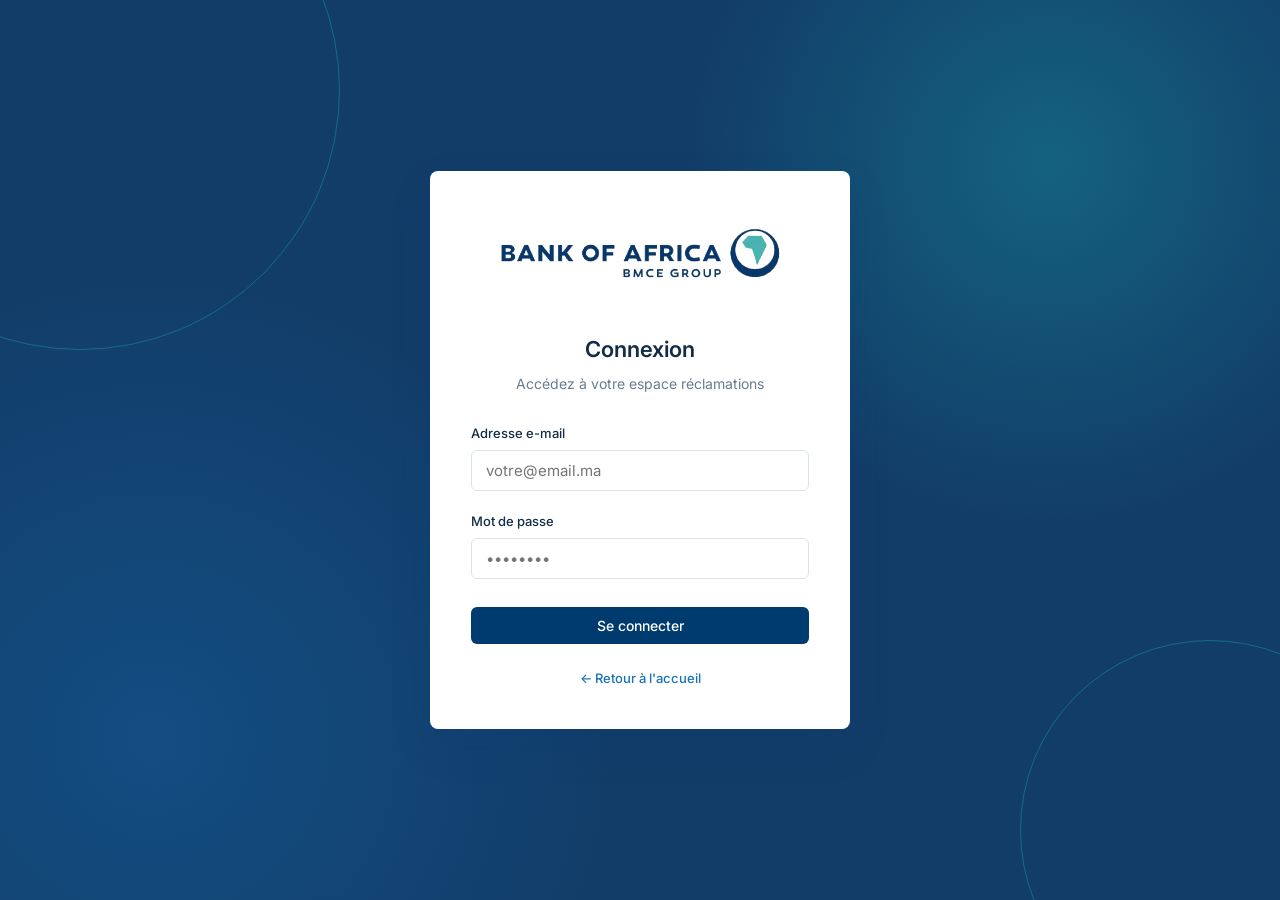
<file: admin/reclamations.html>
<!DOCTYPE html>
<html lang="fr">
<head>
  <meta charset="UTF-8">
  <meta name="viewport" content="width=device-width, initial-scale=1.0">
  <title>Gestion des réclamations — Admin</title>
  <link rel="stylesheet" href="../assets/css/style.css">
</head>
<body>

  <div class="app-layout">
    <aside class="sidebar">
      <div class="sidebar-header">
        <div class="logo">
          <img src="../assets/img/logo-bmce.png" alt="Bank of Africa — BMCE Group" class="logo-img">
        </div>
      </div>
      <div class="sidebar-user">
<div class="user-avatar" id="sidebar-user-avatar">A1</div>
        <div class="user-info">
          <div class="user-name" id="sidebar-user-name">Admin 1</div>
          <div class="user-role" id="sidebar-user-role">Administrateur</div>
        </div>
      </div>
      <nav class="sidebar-nav">
        <div class="nav-section">Administration</div>
        <ul>
<li class="nav-item">
            <a href="dashboard.html"><svg class="icon-svg" viewBox="0 0 24 24" fill="none" stroke="currentColor" stroke-width="2"><rect x="3" y="3" width="7" height="7" rx="1"/><rect x="14" y="3" width="7" height="7" rx="1"/><rect x="3" y="14" width="7" height="7" rx="1"/><rect x="14" y="14" width="7" height="7" rx="1"/></svg> Tableau de bord</a>
          </li>
          <li class="nav-item active">
            <a href="reclamations.html"><svg class="icon-svg" viewBox="0 0 24 24" fill="none" stroke="currentColor" stroke-width="2"><path d="M14 2H6a2 2 0 0 0-2 2v16a2 2 0 0 0 2 2h12a2 2 0 0 0 2-2V8z"/><polyline points="14 2 14 8 20 8"/><line x1="16" y1="13" x2="8" y2="13"/><line x1="16" y1="17" x2="8" y2="17"/></svg> Réclamations</a>
          </li>
          <li class="nav-item">
            <a href="memo.html"><svg class="icon-svg" viewBox="0 0 24 24" fill="none" stroke="currentColor" stroke-width="2"><path d="M21 15a2 2 0 0 1-2 2H7l-4 4V5a2 2 0 0 1 2-2h14a2 2 0 0 1 2 2z"/></svg> Mémos agence</a>
          </li>
        </ul>
      </nav>
      <div class="sidebar-footer">
        <a href="#" id="btn-logout" class="btn btn-ghost">↩ Déconnexion</a>
      </div>
    </aside>

    <div class="main-content">
      <header class="topbar">
        <button class="menu-toggle">☰</button>
        <h1 class="topbar-title">Gestion des réclamations</h1>
      </header>

      <div class="page-content">
        <div class="filters-bar">
          <div class="search-box">
            <span class="search-icon">🔍</span>
            <input type="text" id="search-input" placeholder="Rechercher par référence, client, objet...">
          </div>
          <select class="filter-select" id="filter-statut">
            <option value="">Tous statuts</option>
            <option value="attente">En attente</option>
            <option value="encours">En cours</option>
            <option value="prise_charge">Prise en charge</option>
            <option value="demande_supplementaire">Demande supplémentaire</option>
            <option value="resolu">Résolue</option>
            <option value="cloture">Clôturée</option>
          </select>
          <select class="filter-select" id="filter-gravite">
            <option value="">Toutes priorités</option>
            <option value="basse">Basse</option>
            <option value="moyenne">Moyenne</option>
            <option value="haute">Haute</option>
            <option value="critique">Critique</option>
          </select>
          <select class="filter-select" id="filter-type">
            <option value="">Tous types</option>
            <option value="credit_immobilier">Crédit immobilier</option>
            <option value="credit_auto">Crédit auto</option>
            <option value="credit_conso">Crédit consommation</option>
            <option value="credit_professionnel">Crédit professionnel</option>
            <option value="autre">Autre</option>
          </select>
        </div>

        <div class="card">
          <div class="card-header">
            <h2>Liste des réclamations</h2>
            <span id="result-count" style="font-size:13px; color:var(--text-muted);"></span>
          </div>
          <div class="card-body" style="padding:0;">
            <div class="table-wrap">
              <table>
                <thead>
                  <tr>
                    <th>Référence</th>
                    <th>Client</th>
                    <th>Objet</th>
                    <th>Type</th>
                    <th>Priorité</th>
                    <th>Statut</th>
                    <th>Date</th>
                  </tr>
                </thead>
                <tbody id="reclamations-table"></tbody>
              </table>
            </div>
          </div>
        </div>
      </div>
    </div>
  </div>

  <script src="../assets/js/app.js"></script>
  <script type="module">
    const session = App.requireAuth(['admin']);
    if (!session) throw new Error('Unauthorized');

    const recs = await App.loadReclamations();
    function renderTable() {
      const q = document.getElementById('search-input').value.toLowerCase();
      const statut = document.getElementById('filter-statut').value;
      const gravite = document.getElementById('filter-gravite').value;
      const type = document.getElementById('filter-type').value;

      const filtered = recs.filter(r => {
        const matchSearch = !q ||
          r.reference.toLowerCase().includes(q) ||
          r.objet.toLowerCase().includes(q) ||
          r.nom.toLowerCase().includes(q) ||
          r.prenom.toLowerCase().includes(q);
        const matchStatut = !statut || r.statut === statut;
        const matchGravite = !gravite || r.gravite === gravite;
        const matchType = !type || r.type === type;
        return matchSearch && matchStatut && matchGravite && matchType;
      });

      document.getElementById('result-count').textContent = `${filtered.length} résultat(s)`;

      const tbody = document.getElementById('reclamations-table');
      if (filtered.length === 0) {
        tbody.innerHTML = `<tr><td colspan="7"><div class="empty-state"><p>Aucune réclamation ne correspond aux filtres.</p></div></td></tr>`;
        return;
      }

      tbody.innerHTML = filtered.map(r => `
        <tr>
          <td><a href="detail.html?ref=${r.reference}" class="ref-link">${r.reference}</a></td>
          <td>${r.prenom} ${r.nom}</td>
          <td style="max-width:220px; overflow:hidden; text-overflow:ellipsis; white-space:nowrap;">${r.objet}</td>
          <td>${r.type_label}</td>
          <td><span class="badge ${App.getGraviteBadge(r.gravite)}">${r.gravite_label}</span></td>
          <td><span class="badge ${App.getStatutBadge(r.statut)}">${r.statut_label}</span></td>
          <td>${App.formatDate(r.date_creation)}</td>
        </tr>
      `).join('');
    }

    ['search-input', 'filter-statut', 'filter-gravite', 'filter-type'].forEach(id => {
      document.getElementById(id).addEventListener('input', renderTable);
      document.getElementById(id).addEventListener('change', renderTable);
    });

    renderTable();
  </script>
</body>
</html>
</file>
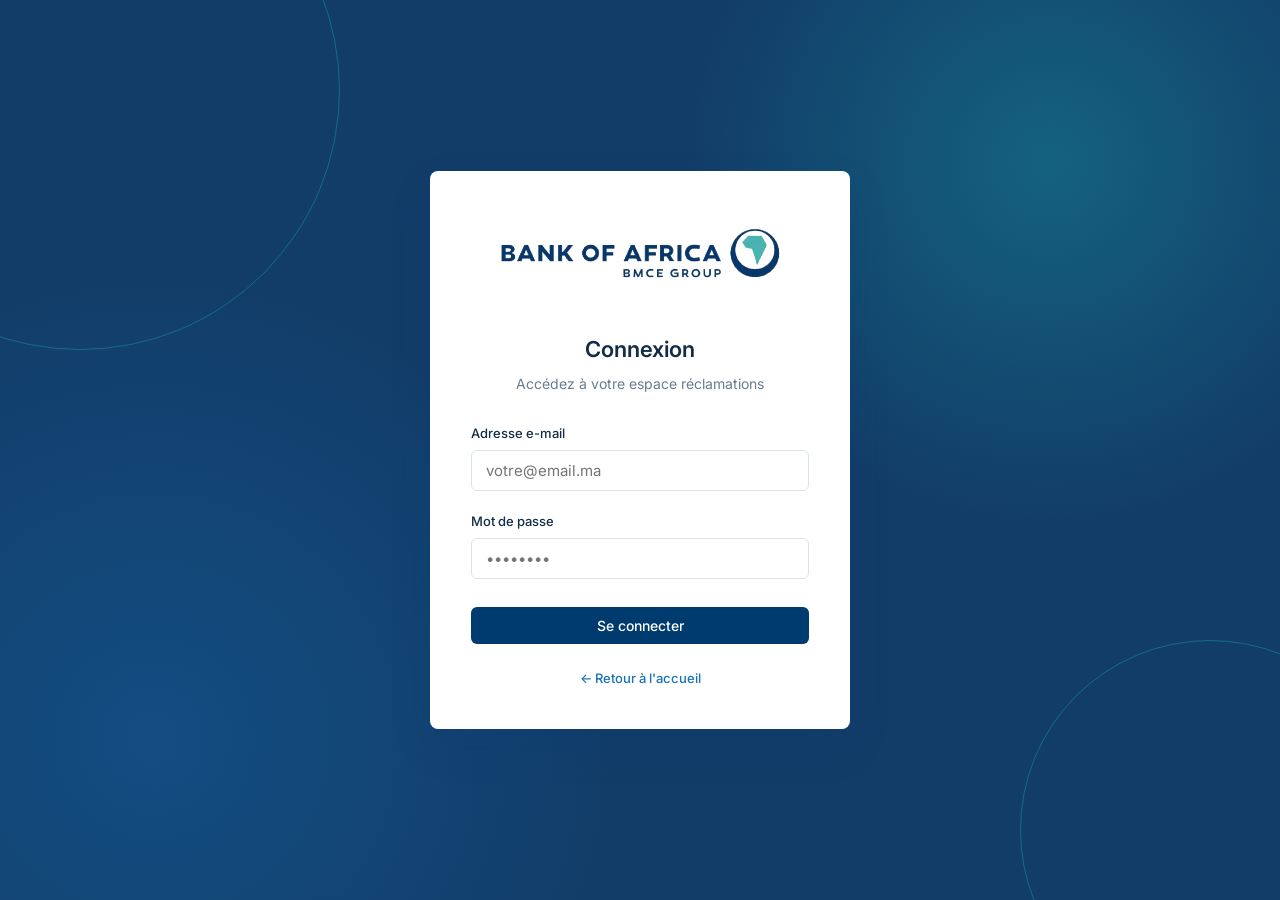
<file: client/dashboard.html>
<!doctype html><html lang="fr"><head><meta charset="UTF-8"><meta name="viewport" content="width=device-width,initial-scale=1"><title>Tableau de bord - Client</title><link rel="stylesheet" href="../assets/css/style.css"></head><body><div class="app-layout"><aside class="sidebar"><div class="sidebar-header"><img src="../assets/img/logo-bmce.png" alt="BMCE" class="logo-img"></div><div class="sidebar-user"><div class="user-avatar" id="sidebar-user-avatar">C1</div><div class="user-info"><div class="user-name" id="sidebar-user-name">Client</div><div class="user-role" id="sidebar-user-role">Client</div></div></div><nav class="sidebar-nav"><div class="nav-section">Menu</div><ul><li class="nav-item active"><a href="dashboard.html"><span class="nav-icon"><svg class="icon-svg" viewBox="0 0 24 24" fill="none" stroke="currentColor" stroke-width="2"><rect x="3" y="3" width="7" height="7" rx="1"/><rect x="14" y="3" width="7" height="7" rx="1"/><rect x="3" y="14" width="7" height="7" rx="1"/><rect x="14" y="14" width="7" height="7" rx="1"/></svg></span> Tableau de bord</a></li><li class="nav-item"><a href="deposer.html"><span class="nav-icon"><svg class="icon-svg" viewBox="0 0 24 24" fill="none" stroke="currentColor" stroke-width="2"><path d="M12 5v14"/><path d="M5 12h14"/></svg></span> Déposer réclamation</a></li></ul></nav><div class="sidebar-footer"><a href="#" id="btn-logout" class="btn btn-ghost">↩ Déconnexion</a></div></aside><main class="main-content"><header class="topbar"><button class="menu-toggle">☰</button><h1 class="topbar-title">Tableau de bord</h1></header><div class="page-content"><div class="stats-grid" id="client-stats"></div><div class="card"><div class="card-header"><h2>Liste des réclamations</h2><a href="deposer.html" class="btn btn-accent btn-sm">+ Nouvelle réclamation</a></div><div class="card-body" style="padding:0"><div class="table-wrap"><table><thead><tr><th>Référence</th><th>Objet</th><th>Gravité</th><th>Statut</th><th>Date</th><th>Actions</th></tr></thead><tbody id="recent-reclamations"></tbody></table></div></div></div></div></main></div><script src="../assets/js/app.js"></script><script type="module">
const session=App.requireAuth(['client']);if(!session)throw new Error('Unauthorized');const recs=(await App.loadReclamations()).filter(r=>Number(r.client_id)===Number(session.id));document.getElementById('client-stats').innerHTML=`<div class="stat-card"><div><div class="stat-value">${recs.length}</div><div class="stat-label">Total réclamations</div></div></div><div class="stat-card"><div><div class="stat-value">${recs.filter(r=>['nouveau','encours'].includes(r.statut)).length}</div><div class="stat-label">En cours</div></div></div><div class="stat-card"><div><div class="stat-value">${recs.filter(r=>r.statut==='resolu').length}</div><div class="stat-label">Résolues</div></div></div>`;const tbody=document.getElementById('recent-reclamations');if(!recs.length)tbody.innerHTML='<tr><td colspan="6"><div class="empty-state"><p>Aucune réclamation pour le moment.</p></div></td></tr>';else{tbody.innerHTML=recs.map(r=>`<tr><td><a href="detail.html?ref=${encodeURIComponent(r.reference)}" class="ref-link">${r.reference}</a></td><td>${r.objet}</td><td><span class="badge ${App.getGraviteBadge(r.gravite)}">${r.gravite_label}</span></td><td><span class="badge ${App.getStatutBadge(r.statut)}">${r.statut_label}</span></td><td>${App.formatDate(r.date_creation)}</td><td><a href="deposer.html?ref=${encodeURIComponent(r.reference)}" class="btn btn-outline btn-sm">Modifier</a> <button class="btn btn-danger btn-sm" data-ref="${r.reference}">Supprimer</button></td></tr>`).join('');tbody.querySelectorAll('[data-ref]').forEach(b=>b.onclick=async()=>{if(!confirm('Supprimer cette réclamation ?'))return;const res=await App.api('../backend/api/reclamations.php',{method:'POST',body:new URLSearchParams({action:'delete',reference:b.dataset.ref})});const j=await res.json();if(!res.ok)return App.showToast(j.message||'Suppression impossible','error');location.reload()})}
</script></body></html>
</file>
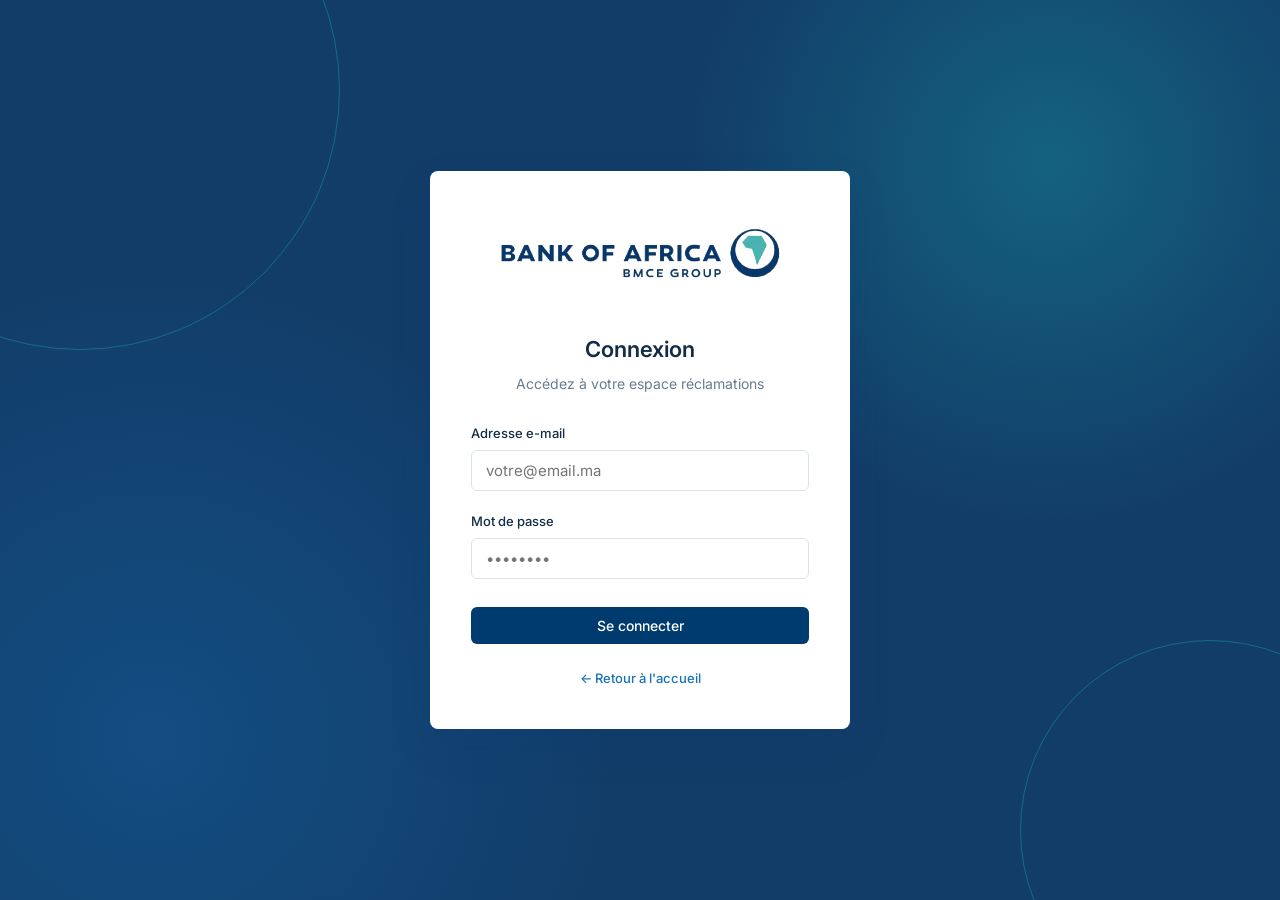
<file: client/deposer.html>
<!DOCTYPE html>
<html lang="fr">
<head>
  <meta charset="UTF-8">
  <meta name="viewport" content="width=device-width, initial-scale=1.0">
  <title>Déposer une réclamation — Client</title>
  <link rel="stylesheet" href="../assets/css/style.css">
</head>
<body>

  <div class="app-layout">
    <aside class="sidebar">
      <div class="sidebar-header">
        <div class="logo">
          <img src="../assets/img/logo-bmce.png" alt="Bank of Africa — BMCE Group" class="logo-img">
        </div>
      </div>
      <div class="sidebar-user">
<div class="user-avatar" id="sidebar-user-avatar">C1</div>
        <div class="user-info">
          <div class="user-name" id="sidebar-user-name">Client 1</div>
          <div class="user-role" id="sidebar-user-role">Client</div>
        </div>
      </div>
      <nav class="sidebar-nav">
        <div class="nav-section">Menu</div>
        <ul>
          <li class="nav-item">
            <a href="dashboard.html"><span class="nav-icon"><svg class="icon-svg" viewBox="0 0 24 24" fill="none" stroke="currentColor" stroke-width="2"><rect x="3" y="3" width="7" height="7" rx="1"/><rect x="14" y="3" width="7" height="7" rx="1"/><rect x="3" y="14" width="7" height="7" rx="1"/><rect x="14" y="14" width="7" height="7" rx="1"/></svg></span> Tableau de bord</a>
          </li>
          <li class="nav-item active">
            <a href="deposer.html"><span class="nav-icon"><svg class="icon-svg" viewBox="0 0 24 24" fill="none" stroke="currentColor" stroke-width="2"><path d="M12 5v14"/><path d="M5 12h14"/></svg></span> Déposer réclamation</a>
          </li>
          <li class="nav-item">
          </li>
        </ul>
      </nav>
      <div class="sidebar-footer">
        <a href="#" id="btn-logout" class="btn btn-ghost">↩ Déconnexion</a>
      </div>
    </aside>

    <div class="main-content">
      <header class="topbar">
        <button class="menu-toggle">☰</button>
        <h1 class="topbar-title">Déposer une réclamation</h1>
      </header>

      <div class="page-content">
        <div class="card">
          <div class="card-header">
            <h2>Formulaire de réclamation crédit</h2>
          </div>
          <div class="card-body">
            <form id="reclamation-form">

              <!-- Infos client (pré-remplies) -->
              <div class="detail-section">
                <h3>Informations client</h3>
                <div class="form-row">
                  <div class="form-group">
                    <label class="form-label">Nom</label>
                    <input type="text" class="form-control" id="nom" readonly>
                  </div>
                  <div class="form-group">
                    <label class="form-label">Prénom</label>
                    <input type="text" class="form-control" id="prenom" readonly>
                  </div>
                </div>
                <div class="form-row">
                  <div class="form-group">
                    <label class="form-label">CIN</label>
                    <input type="text" class="form-control" id="cin" readonly>
                  </div>
                  <div class="form-group">
                    <label class="form-label">Téléphone</label>
                    <input type="text" class="form-control" id="telephone" readonly>
                  </div>
                </div>
                <div class="form-row">
                  <div class="form-group">
                    <label class="form-label">E-mail</label>
                    <input type="email" class="form-control" id="email_display" readonly>
                  </div>
                  <div class="form-group">
                    <label class="form-label">N° Compte</label>
                    <input type="text" class="form-control" id="numero_compte" readonly>
                  </div>
                </div>
              </div>

              <!-- Portée -->
              <div class="detail-section">
                <h3>Portée de la réclamation</h3>
                <div class="radio-group">
                  <label class="radio-card active" data-portee="general">
                    <input type="radio" name="portee" value="general" checked>
                    <div class="radio-card-title">Générale</div>
                    <div class="radio-card-desc">Réclamation sans dossier spécifique</div>
                  </label>
                  <label class="radio-card" data-portee="dossier">
                    <input type="radio" name="portee" value="dossier">
                    <div class="radio-card-title">Par dossier</div>
                    <div class="radio-card-desc">Liée à un dossier crédit</div>
                  </label>
                </div>
                <div class="form-group" id="dossier-group" style="display:none; margin-top:16px;">
                  <label class="form-label" for="numero_dossier">Numéro de dossier <span class="required">*</span></label>
                  <input type="text" class="form-control" id="numero_dossier" name="numero_dossier" placeholder="Ex: CRD-2025-8891">
                  <span class="form-error">Veuillez saisir le numéro de dossier</span>
                </div>
              </div>

              <!-- Détails réclamation -->
              <div class="detail-section">
                <h3>Détails de la réclamation</h3>
                <div class="form-group">
                  <label class="form-label" for="objet">Objet <span class="required">*</span></label>
                  <select class="form-control" id="objet" name="objet" required>
                    <option value="">— Sélectionner —</option>
                    <option value="Retard de traitement dossier crédit">Retard de traitement dossier crédit</option>
                    <option value="Erreur sur montant / mensualité">Erreur sur montant / mensualité</option>
                    <option value="Demande de rééchelonnement">Demande de rééchelonnement</option>
                    <option value="Refus de crédit">Refus de crédit</option>
                    <option value="Problème de taux d'intérêt">Problème de taux d'intérêt</option>
                    <option value="Problème de délai de traitement">Problème de délai de traitement</option>
                    <option value="Demande d'information">Demande d'information</option>
                    <option value="autre">Autre (précisez)</option>
                  </select>
                  <span class="form-error">L'objet est obligatoire</span>
                  <div class="autre-field" id="objet-autre-field">
                    <label class="form-label" for="objet_autre">Précisez votre objet <span class="required">*</span></label>
                    <input type="text" class="form-control" id="objet_autre" placeholder="Saisissez votre objet...">
                  </div>
                </div>
                <div class="form-row">
                  <div class="form-group">
                    <label class="form-label" for="type">Type de crédit <span class="required">*</span></label>
                    <select class="form-control" id="type" name="type" required>
                      <option value="">— Sélectionner —</option>
                      <option value="credit_immobilier">Crédit immobilier</option>
                      <option value="credit_auto">Crédit auto</option>
                      <option value="credit_conso">Crédit consommation</option>
                      <option value="credit_professionnel">Crédit professionnel</option>
                      <option value="autre">Autre</option>
                    </select>
                    <span class="form-error">Veuillez sélectionner un type</span>
                    <div class="autre-field" id="type-autre-field">
                      <label class="form-label" for="type_autre">Précisez le type <span class="required">*</span></label>
                      <input type="text" class="form-control" id="type_autre" placeholder="Ex: Crédit étudiant, Crédit équipement...">
                    </div>
                  </div>
                  <div class="form-group">
                    <label class="form-label" for="gravite">Niveau de gravité <span class="required">*</span></label>
                    <select class="form-control" id="gravite" name="gravite" required>
                      <option value="">— Sélectionner —</option>
                      <option value="basse">Basse</option>
                      <option value="moyenne">Moyenne</option>
                      <option value="haute">Haute</option>
                      <option value="critique">Critique</option>
                    </select>
                    <span class="form-error">Veuillez sélectionner un niveau</span>
                  </div>
                </div>
                <div class="form-group">
                  <label class="form-label" for="detail">Message <span class="required">*</span></label>
                  <textarea class="form-control" id="detail" placeholder="Décrivez votre réclamation en détail..." required></textarea>
                  <span class="form-error">La description est obligatoire</span>
                </div>
              </div>

              <!-- Pièce jointe -->
              <div class="detail-section">
                <h3>Pièce jointe</h3>
                <div class="file-upload" id="file-upload">
                  <input type="file" id="piece_jointe" name="piece_jointe" accept=".pdf,.jpg,.jpeg,.png">
                  <div class="file-upload-icon">📎</div>
                  <div class="file-upload-text">
                    Glissez un fichier ici ou <strong>parcourir</strong><br>
                    <small>PDF, JPG, PNG — Max 5 Mo</small>
                  </div>
                </div>
                <div id="file-preview"></div>
              </div>

            </form>
          </div>
          <div class="card-footer">
            <a href="dashboard.html" class="btn btn-outline">Annuler</a>
            <button type="submit" form="reclamation-form" class="btn btn-accent">Envoyer la réclamation</button>
          </div>
        </div>
      </div>
    </div>
  </div>

  <!-- Modal confirmation -->
  <div class="modal-overlay" id="confirm-modal">
    <div class="modal">
      <div class="modal-header">
        <h3>Réclamation envoyée</h3>
        <button class="btn-icon" id="close-modal">&times;</button>
      </div>
      <div class="modal-body" style="text-align:center;">
        <div style="font-size:48px; margin-bottom:16px;">✅</div>
        <p>Votre réclamation a été enregistrée avec succès.</p>
        <p style="margin-top:12px; font-size:18px; font-weight:600; color:var(--primary);" id="modal-ref"></p>
        <p style="font-size:13px; color:var(--text-muted); margin-top:8px;">Conservez cette référence pour le suivi.</p>
      </div>
      <div class="modal-footer">
        <a href="dashboard.html" class="btn btn-primary" id="btn-go-dashboard">Retour au tableau de bord</a>
      </div>
    </div>
  </div>

  <script src="../assets/js/app.js"></script>
  <script type="module">
    const session = App.requireAuth(['client']);
    if (!session) throw new Error('Unauthorized');
    const editRef = new URLSearchParams(location.search).get('ref');
    const existingRecord = editRef ? (await App.loadReclamations()).find(r => r.reference === editRef) : null;
    if (editRef && !existingRecord) location.href = 'dashboard.html';

    // Pré-remplir les champs client
    const clientValue = key => session[key] ?? '';
    document.getElementById('nom').value = clientValue('nom');
    document.getElementById('prenom').value = clientValue('prenom');
    document.getElementById('cin').value = clientValue('cin');
    document.getElementById('telephone').value = clientValue('telephone');
    document.getElementById('email_display').value = clientValue('email');
    document.getElementById('numero_compte').value = clientValue('numero_compte');
    if (existingRecord) {
      document.getElementById('detail').value=existingRecord.detail;
      document.getElementById('gravite').value=existingRecord.gravite;
      document.getElementById('numero_dossier').value=existingRecord.numero_dossier||'';
      document.getElementById('objet').value=[...document.getElementById('objet').options].some(o=>o.value===existingRecord.objet)?existingRecord.objet:'autre';
      if (document.getElementById('objet').value === 'autre') document.getElementById('objet_autre').value=existingRecord.objet;
      document.getElementById('type').value=existingRecord.type;
      if (existingRecord.type === 'autre') document.getElementById('type_autre').value=existingRecord.type_label||'';
      document.querySelector(`input[name="portee"][value="${existingRecord.portee}"]`).click();
      document.getElementById('objet').dispatchEvent(new Event('change')); document.getElementById('type').dispatchEvent(new Event('change'));
    }

    // Objet "Autre" toggle
    const objetSelect = document.getElementById('objet');
    const objetAutreField = document.getElementById('objet-autre-field');
    objetSelect.addEventListener('change', () => {
      objetAutreField.classList.toggle('visible', objetSelect.value === 'autre');
    });

    // Type "Autre" toggle
    const typeSelect = document.getElementById('type');
    const typeAutreField = document.getElementById('type-autre-field');
    typeSelect.addEventListener('change', () => {
      typeAutreField.classList.toggle('visible', typeSelect.value === 'autre');
    });

    // Portée toggle
    document.querySelectorAll('.radio-card').forEach(card => {
      card.addEventListener('click', () => {
        document.querySelectorAll('.radio-card').forEach(c => c.classList.remove('active'));
        card.classList.add('active');
        const portee = card.dataset.portee;
        document.getElementById('dossier-group').style.display = portee === 'dossier' ? 'block' : 'none';
      });
    });

    // File upload
    const fileInput = document.getElementById('piece_jointe');
    const fileUpload = document.getElementById('file-upload');
    const filePreview = document.getElementById('file-preview');
    let selectedFile = null;

    fileUpload.addEventListener('click', () => fileInput.click());
    fileUpload.addEventListener('dragover', (e) => { e.preventDefault(); fileUpload.classList.add('dragover'); });
    fileUpload.addEventListener('dragleave', () => fileUpload.classList.remove('dragover'));
    fileUpload.addEventListener('drop', (e) => {
      e.preventDefault();
      fileUpload.classList.remove('dragover');
      if (e.dataTransfer.files.length) handleFile(e.dataTransfer.files[0]);
    });
    fileInput.addEventListener('change', () => { if (fileInput.files.length) handleFile(fileInput.files[0]); });

    function handleFile(file) {
      const allowed = ['application/pdf', 'image/jpeg', 'image/png', 'image/jpg'];
      if (!allowed.includes(file.type)) {
        App.showToast('Format non accepté. Utilisez PDF, JPG ou PNG.', 'error');
        return;
      }
      if (file.size > 5 * 1024 * 1024) {
        App.showToast('Fichier trop volumineux (max 5 Mo)', 'error');
        return;
      }
      selectedFile = file;
      filePreview.innerHTML = `
        <div class="file-preview">
          <span>📄</span>
          <span>${file.name} (${(file.size / 1024).toFixed(1)} Ko)</span>
          <span class="remove-file" id="remove-file">&times;</span>
        </div>`;
      document.getElementById('remove-file').addEventListener('click', () => {
        selectedFile = null;
        filePreview.innerHTML = '';
        fileInput.value = '';
      });
    }

    // Validation & Submit
    document.getElementById('reclamation-form').addEventListener('submit', async (e) => {
      e.preventDefault();
      let valid = true;

      ['objet', 'type', 'gravite', 'detail'].forEach(id => {
        const group = document.getElementById(id).closest('.form-group');
        if (!document.getElementById(id).value.trim()) {
          group.classList.add('has-error');
          valid = false;
        } else {
          group.classList.remove('has-error');
        }
      });

      const portee = document.querySelector('input[name="portee"]:checked').value;
      if (portee === 'dossier' && !document.getElementById('numero_dossier').value.trim()) {
        document.getElementById('dossier-group').classList.add('has-error');
        valid = false;
      } else {
        document.getElementById('dossier-group').classList.remove('has-error');
      }

      if (!valid) return;

      const objetValue = document.getElementById('objet').value === 'autre'
        ? document.getElementById('objet_autre').value.trim()
        : document.getElementById('objet').value;

      const typeValue = document.getElementById('type').value === 'autre'
        ? 'autre'
        : document.getElementById('type').value;

      const typeLabelValue = document.getElementById('type').value === 'autre'
        ? document.getElementById('type_autre').value.trim()
        : App.getTypeLabel(document.getElementById('type').value);

      if (document.getElementById('objet').value === 'autre' && !document.getElementById('objet_autre').value.trim()) {
        document.getElementById('objet_autre').closest('.form-group').classList.add('has-error');
        return;
      }
      if (document.getElementById('type').value === 'autre' && !document.getElementById('type_autre').value.trim()) {
        document.getElementById('type_autre').closest('.form-group').classList.add('has-error');
        return;
      }

      const form = document.getElementById('reclamation-form');
      const body = new FormData(form);
      body.set('objet', objetValue);
      body.set('type', typeValue);
      body.set('type_label', typeLabelValue || App.getTypeLabel(typeValue));
      body.set('portee', portee);
      body.set('detail', document.getElementById('detail').value.trim());
      body.set('gravite', document.getElementById('gravite').value);
      try {
        if (existingRecord) { body.set('action','update'); body.set('reference',editRef); }
        const res = await App.api('../backend/api/reclamations.php', {method:'POST', body});
        const json = await res.json();
        if (!res.ok) throw new Error(json.message || 'Erreur');
        document.getElementById('modal-ref').textContent = json.reference;
        await App.api('../backend/api/messages.php', {method:'POST', headers:{'Content-Type':'application/json'}, body:JSON.stringify({reference:json.reference, message:document.getElementById('detail').value.trim()})});
        document.getElementById('btn-go-dashboard').textContent = 'Suivre la réclamation';
        document.getElementById('btn-go-dashboard').href = 'detail.html?ref=' + encodeURIComponent(json.reference);
        document.getElementById('confirm-modal').classList.add('active');
        form.reset();
      } catch (err) { App.showToast(err.message, 'error'); return; }
      filePreview.innerHTML = '';
      selectedFile = null;
      document.querySelectorAll('.radio-card').forEach(c => c.classList.remove('active'));
      document.querySelector('.radio-card[data-portee="general"]').classList.add('active');
      document.getElementById('dossier-group').style.display = 'none';
      // Re-préremplir
      document.getElementById('nom').value = clientValue('nom');
      document.getElementById('prenom').value = clientValue('prenom');
      document.getElementById('cin').value = clientValue('cin');
      document.getElementById('telephone').value = clientValue('telephone');
      document.getElementById('email_display').value = clientValue('email');
      document.getElementById('numero_compte').value = clientValue('numero_compte');
    });

    document.getElementById('close-modal').addEventListener('click', () => {
      document.getElementById('confirm-modal').classList.remove('active');
    });
  </script>
</body>
</html>
</file>
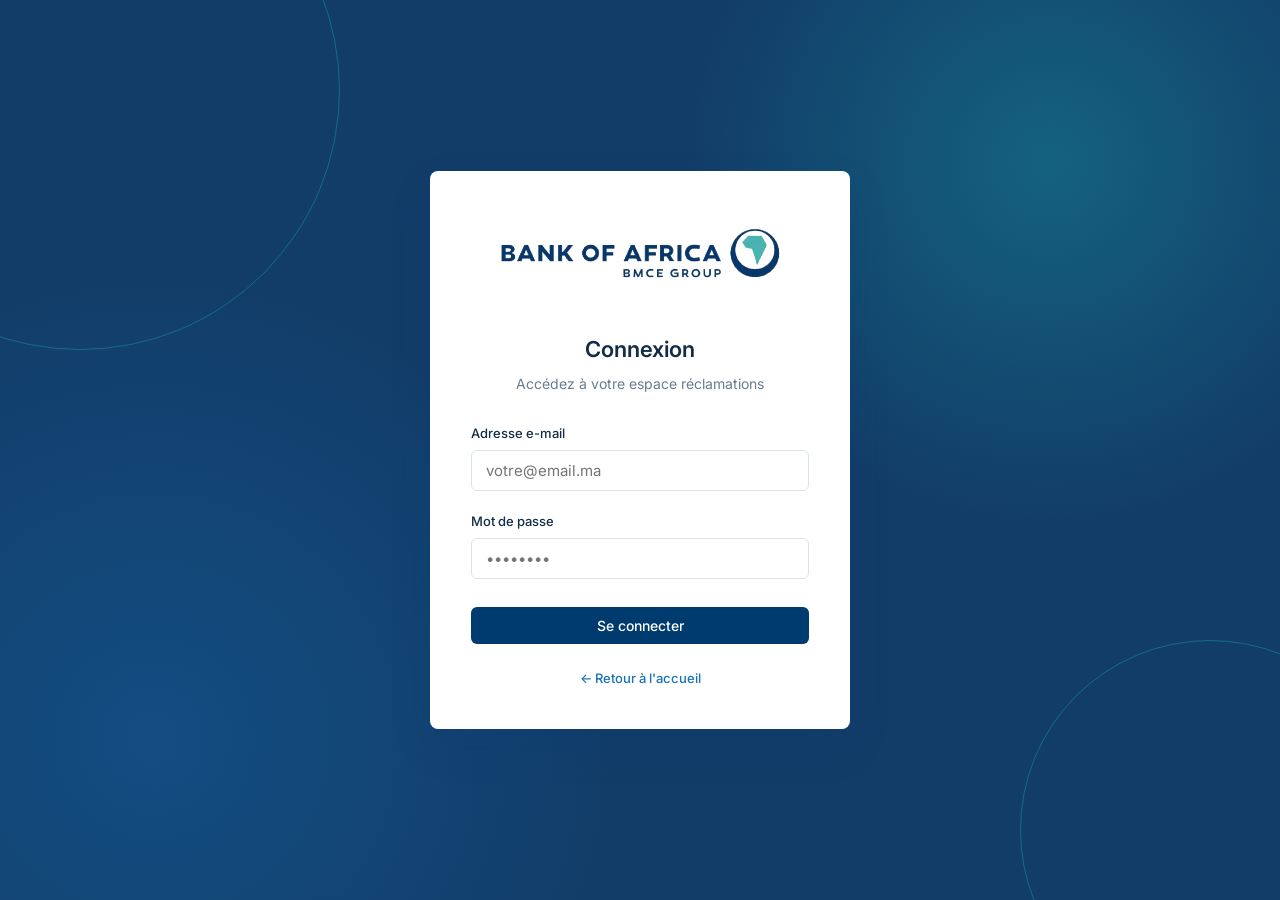
<file: client/detail.html>
<!doctype html><html lang="fr"><head><meta charset="UTF-8"><meta name="viewport" content="width=device-width,initial-scale=1"><title>Détail réclamation</title><link rel="stylesheet" href="../assets/css/style.css"><link rel="stylesheet" href="../assets/css/journey.css"></head><body><div class="app-layout"><aside class="sidebar"><div class="sidebar-header"><div class="logo"><img src="../assets/img/logo-bmce.png" alt="Bank of Africa" class="logo-img"></div></div><div class="sidebar-user"><div class="user-avatar" id="sidebar-user-avatar">C1</div><div class="user-info"><div class="user-name" id="sidebar-user-name">Client</div><div class="user-role">Client</div></div></div><nav class="sidebar-nav"><div class="nav-section">Menu</div><ul><li class="nav-item active"><a href="dashboard.html"><svg class="icon-svg" viewBox="0 0 24 24" fill="none" stroke="currentColor" stroke-width="2"><rect x="3" y="3" width="7" height="7" rx="1"/><rect x="14" y="3" width="7" height="7" rx="1"/><rect x="3" y="14" width="7" height="7" rx="1"/><rect x="14" y="14" width="7" height="7" rx="1"/></svg> Tableau de bord</a></li><li class="nav-item"><a href="deposer.html"><svg class="icon-svg" viewBox="0 0 24 24" fill="none" stroke="currentColor" stroke-width="2"><path d="M12 5v14"/><path d="M5 12h14"/></svg> Déposer réclamation</a></li></ul></nav><div class="sidebar-footer"><a href="#" id="btn-logout" class="btn btn-ghost">Déconnexion</a></div></aside><main class="main-content"><header class="topbar"><button class="menu-toggle">☰</button><h1 class="topbar-title">Détail de la réclamation</h1></header><div class="page-content"><a href="dashboard.html" class="btn btn-ghost btn-sm">← Retour</a><div class="detail-grid" style="margin-top:16px"><div><div class="card"><div class="card-header"><h2 id="ref"></h2><span id="status" class="badge"></span></div><div class="card-body"><div class="info-grid"><div class="info-item"><label>Objet</label><span id="objet"></span></div><div class="info-item"><label>Type</label><span id="type"></span></div><div class="info-item"><label>Gravité</label><span id="gravite"></span></div><div class="info-item"><label>Date</label><span id="date"></span></div></div><div class="detail-section"><h3>Chat</h3><div id="chat" class="chat-box"></div><form id="chat-form" class="chat-form"><textarea id="chat-input" class="form-control" rows="2" placeholder="Écrire un message..."></textarea><button class="btn btn-accent btn-sm" type="submit">Envoyer</button></form></div></div></div></div><div class="card journey-card"><div class="card-header"><h3>Parcours de la réclamation</h3></div><div class="card-body"><div class="journey-steps" id="journey"></div></div></div></div></div></main></div><script src="../assets/js/app.js"></script><script type="module">
const s=App.requireAuth(['client']);if(!s)throw new Error('Unauthorized');const ref=new URLSearchParams(location.search).get('ref');const res=await App.api('../backend/api/reclamation_detail.php?ref='+encodeURIComponent(ref));const j=await res.json();if(!res.ok){location.href='dashboard.html';throw new Error(j.message);}const r=j.reclamation;for(const [id,value] of [['ref',r.reference],['objet',r.objet],['type',r.type_label],['gravite',r.gravite_label]])document.getElementById(id).textContent=value;document.getElementById('date').textContent=App.formatDateTime(r.date_creation)+(r.date_modification&&r.date_modification!==r.date_creation?' · Modifiée le '+App.formatDateTime(r.date_modification):'');document.getElementById('status').textContent=r.statut_label;document.getElementById('status').className='badge '+App.getStatutBadge(r.statut);const stages=[['attente','En attente'],['encours','En cours'],['prise_charge','Prise en charge'],['demande_supplementaire','Demande supplémentaire'],['resolu','Résolue'],['cloture','Clôturée']],h=Object.fromEntries(j.history.map(x=>[x.status,x]));document.getElementById('journey').innerHTML=stages.map((x,i)=>`<div class="journey-step ${r.statut===x[0]?'is-current':''} ${h[x[0]]?'is-complete':''}"><span class="journey-marker">${h[x[0]]?'✓':i+1}</span><div class="journey-step-info"><strong>${x[1]}</strong>${h[x[0]]?`<small>${App.formatDateTime(h[x[0]].date)}</small>`:''}</div></div>`).join('');
const esc=x=>x.replace(/[&<>]/g,c=>({'&':'&amp;','<':'&lt;','>':'&gt;'}[c]));async function loadChat(){const x=await(await App.api('../backend/api/messages.php?reference='+encodeURIComponent(ref))).json();document.getElementById('chat').innerHTML=(x.messages||[]).map(m=>`<div class="chat-message ${m.role==='client'?'chat-message-client':'chat-message-admin'}"><div class="chat-meta">${esc(m.auteur)} · ${App.formatDateTime(m.date)}</div><div>${esc(m.message)}</div></div>`).join('')||'<p class="empty-state">Aucun message.</p>';}await loadChat();document.getElementById('chat-form').onsubmit=async e=>{e.preventDefault();const i=document.getElementById('chat-input');if(!i.value.trim())return;const x=await App.api('../backend/api/messages.php',{method:'POST',headers:{'Content-Type':'application/json'},body:JSON.stringify({reference:ref,message:i.value})});if(x.ok){i.value='';loadChat();}};
</script><script>
const statusJourneyMeta=[['attente','✓'],['encours','✓'],['prise_charge','✓'],['demande_supplementaire','×'],['resolu','✓'],['cloture','✓']];
document.querySelectorAll('#journey .journey-step').forEach((step,index)=>{const meta=statusJourneyMeta[index];if(!meta)return;step.classList.add('status-step-'+meta[0]);const marker=step.querySelector('.journey-marker');if(marker){marker.classList.add('status-marker','status-'+meta[0]);if(step.classList.contains('is-complete'))marker.textContent=meta[1];}});
</script><script>
setTimeout(() => {
  const gravity = document.getElementById('gravite');
  const status = document.getElementById('status');
  const gravityLabel = gravity?.previousElementSibling;
  if (gravityLabel) gravityLabel.textContent = 'Priorité';
  if (gravity && status) {
    const gravityKey = {Basse:'basse',Moyenne:'moyenne',Haute:'haute',Critique:'critique'}[gravity.textContent.trim()];
    if (gravityKey) gravity.className = 'badge ' + App.getGraviteBadge(gravityKey);
  }
});
</script><script>
setTimeout(() => {
  const label = document.querySelector('#gravite')?.previousElementSibling;
  if (label) label.textContent = 'Priorité';
}, 0);
</script></body></html>
</file>
<file: assets/css/landing.css>
/* ==========================================================================
   BMCE BANK — Gestion des Réclamations
   landing.css — Design system "Atlas" (v2)
   Palette : Navy institutionnel · Turquoise BMCE · Neutres sable/gris
   Auteur : refonte complète — ne dépend d'aucun ancien style
   ========================================================================== */

@import url("https://fonts.googleapis.com/css2?family=Sora:wght@500;600;700;800&family=Inter:wght@400;500;600;700&display=swap");

/* ==========================================================================
   1. TOKENS
   ========================================================================== */
:root {
  /* — Marque : navy — */
  --navy-950: #003b6f;
  --navy-900: #10214a;
  --navy-800: #172c5e;
  --navy-700: #1f3a75;
  --navy-600: #2a4c92;
  --navy-500: #3a63b0;
  --navy-100: #e8eefb;
  --navy-50: #f2f6fd;

  /* — Accent : turquoise — */
  --teal-700: #0b8c85;
  --teal-600: #12a89f;
  --teal-500: #19c2b6;
  --teal-200: #a8ece6;
  --teal-50: #e6faf8;

  /* — Neutres — */
  --ink: #19325c;
  --ink-2: #46536b;
  --ink-3: #7b869b;
  --line: #e6eaf1;
  --line-2: #f0f3f8;
  --white: #ffffff;
  --paper: #f7f9fc;
  --paper-2: #eef2f8;

  /* — États — */
  --ok: #0e8f61;
  --ok-bg: #e8f7f0;
  --warn: #a86a08;
  --warn-bg: #fdf4e3;
  --err: #c23b2e;
  --err-bg: #fdedeb;

  /* — Formes — */
  --r-xs: 8px;
  --r-sm: 10px;
  --r: 14px;
  --r-lg: 20px;
  --r-xl: 28px;
  --r-pill: 999px;

  /* — Ombres — */
  --sh-1: 0 1px 2px rgba(16, 33, 74, 0.06);
  --sh-2: 0 4px 14px rgba(16, 33, 74, 0.07);
  --sh-3: 0 14px 38px rgba(16, 33, 74, 0.1);
  --sh-4: 0 30px 70px rgba(10, 22, 51, 0.22);
  --ring: 0 0 0 4px rgba(58, 99, 176, 0.16);

  /* — Typographie — */
  --f-title: "Sora", "Inter", system-ui, sans-serif;
  --f-body: "Inter", system-ui, -apple-system, "Segoe UI", sans-serif;

  /* — Layout — */
  --wrap: 1220px;
  --top-h: 74px;
  --side-w: 272px;

  --ease: 200ms cubic-bezier(0.32, 0.72, 0, 1);
}

/* ==========================================================================
   2. BASE
   ========================================================================== */
*,
*::before,
*::after {
  box-sizing: border-box;
}

html {
  -webkit-text-size-adjust: 100%;
  scroll-behavior: smooth;
  background-color: var(--paper);
}

body {
  margin: 0;
  min-height: 100vh;
  display: flex;
  flex-direction: column;
  font-family: var(--f-body);
  font-size: 16px;
  line-height: 1.6;
  color: var(--ink);
  background-color: var(--paper);
  -webkit-font-smoothing: antialiased;
  -moz-osx-font-smoothing: grayscale;
}

h1,
h2,
h3,
h4,
h5 {
  margin: 0 0 0.5em;
  font-family: var(--f-title);
  font-weight: 700;
  line-height: 1.15;
  letter-spacing: -0.025em;
  color: var(--navy-900);
  text-wrap: balance;
}

h1 {
  font-size: clamp(2.15rem, 4.6vw, 3.5rem);
  font-weight: 800;
}
h2 {
  font-size: clamp(1.5rem, 2.6vw, 2.125rem);
}
h3 {
  font-size: 1.0625rem;
  letter-spacing: -0.01em;
}
h4 {
  font-size: 0.9375rem;
}

p {
  margin: 0 0 1rem;
  color: var(--ink-2);
  text-wrap: pretty;
}

a {
  color: var(--navy-600);
  text-decoration: none;
  transition: color var(--ease);
}
a:hover {
  color: var(--teal-700);
}

img,
svg {
  display: block;
  max-width: 100%;
}

strong {
  color: var(--ink);
  font-weight: 600;
}

:focus-visible {
  outline: 2px solid var(--teal-600);
  outline-offset: 3px;
  border-radius: var(--r-xs);
}

::selection {
  background-color: var(--teal-200);
  color: var(--navy-950);
}

.sr-only {
  position: absolute;
  width: 1px;
  height: 1px;
  padding: 0;
  margin: -1px;
  overflow: hidden;
  clip: rect(0, 0, 0, 0);
  white-space: nowrap;
  border: 0;
}

/* Scrollbar discrète */
* {
  scrollbar-width: thin;
  scrollbar-color: #cbd4e4 transparent;
}
*::-webkit-scrollbar {
  width: 10px;
  height: 10px;
}
*::-webkit-scrollbar-thumb {
  background-color: #cbd4e4;
  border: 3px solid transparent;
  border-radius: var(--r-pill);
  background-clip: content-box;
}

/* ==========================================================================
   3. BOUTONS
   ========================================================================== */
.btn {
  --btn-bg: var(--navy-800);
  --btn-fg: #fff;
  --btn-bd: transparent;
  display: inline-flex;
  align-items: center;
  justify-content: center;
  gap: 0.5rem;
  padding: 0.75rem 1.375rem;
  font-family: var(--f-body);
  font-size: 0.9375rem;
  font-weight: 600;
  line-height: 1.1;
  letter-spacing: -0.005em;
  color: var(--btn-fg);
  background-color: var(--btn-bg);
  border: 1px solid var(--btn-bd);
  border-radius: var(--r-pill);
  cursor: pointer;
  white-space: nowrap;
  transition: background-color var(--ease), color var(--ease),
    border-color var(--ease), box-shadow var(--ease), transform var(--ease);
}
.btn:hover {
  color: var(--btn-fg);
  transform: translateY(-1px);
}
.btn:active {
  transform: translateY(0);
}
.btn svg {
  width: 18px;
  height: 18px;
  flex: 0 0 auto;
}

.btn-primary {
  --btn-bg: var(--navy-800);
  box-shadow: 0 6px 18px rgba(23, 44, 94, 0.22);
}
.btn-primary:hover {
  --btn-bg: var(--navy-900);
  box-shadow: 0 10px 26px rgba(23, 44, 94, 0.28);
}

.btn-accent {
  --btn-bg: var(--teal-500);
  --btn-fg: #04302d;
  box-shadow: 0 8px 22px rgba(25, 194, 182, 0.34);
}
.btn-accent:hover {
  --btn-bg: var(--teal-600);
  --btn-fg: #04302d;
  box-shadow: 0 12px 30px rgba(25, 194, 182, 0.42);
}

.btn-outline {
  --btn-bg: rgba(255, 255, 255, 0.06);
  --btn-fg: #fff;
  --btn-bd: rgba(255, 255, 255, 0.34);
  backdrop-filter: blur(6px);
}
.btn-outline:hover {
  --btn-bg: rgba(255, 255, 255, 0.16);
  --btn-bd: rgba(255, 255, 255, 0.7);
}

.btn-ghost {
  --btn-bg: var(--white);
  --btn-fg: var(--navy-800);
  --btn-bd: var(--line);
  box-shadow: var(--sh-1);
}
.btn-ghost:hover {
  --btn-bg: var(--navy-50);
  --btn-fg: var(--navy-900);
  --btn-bd: #d3ddef;
}

.btn-soft {
  --btn-bg: var(--navy-100);
  --btn-fg: var(--navy-800);
}
.btn-soft:hover {
  --btn-bg: #dbe6fa;
}

.btn-danger {
  --btn-bg: var(--err);
}
.btn-danger:hover {
  --btn-bg: #a52f24;
}

.btn-sm {
  padding: 0.5rem 0.9375rem;
  font-size: 0.8125rem;
}
.btn-sm svg {
  width: 15px;
  height: 15px;
}
.btn-lg {
  padding: 1rem 1.875rem;
  font-size: 1rem;
}
.btn-block {
  width: 100%;
}
.btn-icon {
  padding: 0.5rem;
  width: 38px;
  height: 38px;
}
.btn:disabled,
.btn[aria-disabled="true"] {
  opacity: 0.5;
  pointer-events: none;
}

/* Lien fléché */
.link-arrow {
  display: inline-flex;
  align-items: center;
  gap: 0.4375rem;
  font-size: 0.9375rem;
  font-weight: 600;
}
.link-arrow::after {
  content: "→";
  transition: transform var(--ease);
}
.link-arrow:hover::after {
  transform: translateX(4px);
}

/* ==========================================================================
   4. HEADER PUBLIC
   ========================================================================== */
.landing-header {
  position: sticky;
  top: 0;
  z-index: 60;
  height: var(--top-h);
  display: flex;
  align-items: center;
  justify-content: space-between;
  gap: 1rem;
  padding: 0 clamp(1rem, 4vw, 3.5rem);
  background-color: rgba(255, 255, 255, 0.82);
  backdrop-filter: saturate(180%) blur(14px);
  border-bottom: 1px solid var(--line);
}

.landing-header .logo {
  display: flex;
  align-items: center;
}

/* Logo de l'accueil : traitement indépendant, plus grand et mieux recadré. */
.landing-header .logo-img {
  content: url('../../Bank-Of-Africa-BMCE-Group-Emploi-Recrutement-4-removebg-preview.png');
  width: 220px;
  height: 60px;
  max-width: 58vw;
  object-fit: contain;
  object-position: center;
}

.logo-img {
  width: 214px;
  height: 48px;
  max-width: 58vw;
  object-fit: cover;
  object-position: center;
}

.landing-header-actions {
  display: flex;
  align-items: center;
  gap: 1.25rem;
}

.landing-header-actions > span {
  display: inline-flex;
  align-items: center;
  gap: 0.5rem;
  font-size: 0.75rem;
  font-weight: 600;
  letter-spacing: 0.1em;
  text-transform: uppercase;
  color: var(--ink-3);
}
.landing-header-actions > span::before {
  content: "";
  width: 7px;
  height: 7px;
  border-radius: 50%;
  background-color: var(--teal-500);
  box-shadow: 0 0 0 4px var(--teal-50);
}

/* ==========================================================================
   5. HERO
   ========================================================================== */
.landing-main {
  position: relative;
  isolation: isolate;
  color: #fff;
  background:
    radial-gradient(circle at 82% 18%, rgba(73, 169, 220, .10), transparent 28%),
    radial-gradient(circle at 12% 82%, rgba(28, 112, 190, .12), transparent 34%),
    #123d69;
  overflow: hidden;
}

/* halo turquoise */
.landing-main::before {
  content: "";
  position: absolute;
  z-index: -2;
  top: -30%;
  right: -10%;
  width: 60vw;
  height: 60vw;
  max-width: 780px;
  max-height: 780px;
  border-radius: 50%;
  background: radial-gradient(
    circle at center,
    rgba(25, 194, 182, 0.28),
    rgba(25, 194, 182, 0) 62%
  );
  pointer-events: none;
}

/* trame fine */
.landing-main::after {
  content: "";
  position: absolute;
  z-index: -1;
  inset: 0;
  background-image: linear-gradient(
      to right,
      rgba(255, 255, 255, 0.055) 1px,
      transparent 1px
    ),
    linear-gradient(to bottom, rgba(255, 255, 255, 0.055) 1px, transparent 1px);
  background-size: 88px 88px;
  mask-image: radial-gradient(115% 100% at 20% 0%, #000 25%, transparent 78%);
  pointer-events: none;
}

.hero {
  position: relative;
  max-width: var(--wrap);
  margin: 0 auto;
  padding: clamp(3.5rem, 8.5vw, 7.5rem) clamp(1rem, 4vw, 3.5rem);
  display: grid;
  grid-template-columns: minmax(0, 1.1fr) minmax(0, 0.9fr);
  align-items: center;
  gap: clamp(2rem, 5vw, 4.5rem);
}

.hero-content {
  max-width: 40rem;
}

.hero-badge {
  display: inline-flex;
  align-items: center;
  gap: 0.5rem;
  padding: 0.4375rem 0.9375rem 0.4375rem 0.75rem;
  margin-bottom: 1.75rem;
  font-size: 0.6875rem;
  font-weight: 700;
  letter-spacing: 0.16em;
  text-transform: uppercase;
  color: var(--teal-200);
  background-color: rgba(25, 194, 182, 0.1);
  border: 1px solid rgba(25, 194, 182, 0.3);
  border-radius: var(--r-pill);
}
.hero-badge::before {
  content: "";
  width: 6px;
  height: 6px;
  border-radius: 50%;
  background-color: var(--teal-500);
  box-shadow: 0 0 12px var(--teal-500);
}

.hero-content h1 {
  color: #fff;
  margin-bottom: 1.25rem;
  letter-spacing: -0.035em;
}
.hero-content h1 em {
  font-style: normal;
  color: var(--teal-500);
}

.hero-content > p {
  max-width: 34rem;
  margin-bottom: 2.5rem;
  font-size: clamp(1rem, 1.5vw, 1.1875rem);
  line-height: 1.65;
  color: rgba(255, 255, 255, 0.74);
}

.hero-actions {
  display: flex;
  flex-wrap: wrap;
  align-items: center;
  gap: 0.875rem;
}

/* Visuel : carte flottante + anneaux */
.hero-visual {
  position: relative;
  display: grid;
  place-items: center;
  min-height: 340px;
}

.visual-circle {
  position: absolute;
  width: 340px;
  height: 340px;
  border: 1px solid rgba(255, 255, 255, 0.14);
  border-radius: 50%;
  animation: spin 34s linear infinite;
}
.visual-circle::after {
  content: "";
  position: absolute;
  inset: 46px;
  border: 1px dashed rgba(25, 194, 182, 0.38);
  border-radius: 50%;
}
.visual-circle-sm {
  width: 186px;
  height: 186px;
  border-color: rgba(25, 194, 182, 0.42);
  background:
    radial-gradient(circle at 30% 25%, rgba(25, 194, 182, 0.28), transparent 60%),
    rgba(255, 255, 255, 0.04);
  box-shadow: inset 0 0 70px rgba(25, 194, 182, 0.2);
  animation: float 7s ease-in-out infinite;
}
.visual-circle-sm::after {
  display: none;
}

@keyframes spin {
  to {
    transform: rotate(360deg);
  }
}
@keyframes float {
  0%,
  100% {
    transform: translateY(-8px);
  }
  50% {
    transform: translateY(8px);
  }
}

/* Bandeau de confiance sous le hero (optionnel) */
.hero-meta {
  position: relative;
  max-width: var(--wrap);
  margin: 0 auto;
  padding: 0 clamp(1rem, 4vw, 3.5rem) clamp(2rem, 4vw, 3rem);
  display: flex;
  flex-wrap: wrap;
  gap: clamp(1.5rem, 4vw, 3.5rem);
}
.hero-meta div {
  display: flex;
  flex-direction: column;
}
.hero-meta strong {
  font-family: var(--f-title);
  font-size: 1.625rem;
  font-weight: 700;
  color: #fff;
}
.hero-meta span {
  font-size: 0.8125rem;
  color: rgba(255, 255, 255, 0.6);
}

/* ==========================================================================
   6. SECTION FONCTIONNALITÉS
   ========================================================================== */
.landing-features {
  position: relative;
  padding: clamp(3.25rem, 7vw, 6rem) clamp(1rem, 4vw, 3.5rem);
  background-color: var(--white);
}

.features-container {
  max-width: var(--wrap);
  margin: 0 auto;
  display: grid;
  grid-template-columns: repeat(3, minmax(0, 1fr));
  gap: 1.25rem;
}

.feature-item {
  position: relative;
  display: flex;
  gap: 1.125rem;
  padding: 1.75rem;
  background-color: var(--white);
  border: 1px solid var(--line);
  border-radius: var(--r-lg);
  box-shadow: var(--sh-1);
  overflow: hidden;
  transition: transform var(--ease), box-shadow var(--ease),
    border-color var(--ease);
}
.feature-item::before {
  content: "";
  position: absolute;
  top: 0;
  left: 0;
  right: 0;
  height: 3px;
  background: linear-gradient(90deg, var(--teal-500), var(--navy-600));
  transform: scaleX(0);
  transform-origin: left;
  transition: transform 320ms cubic-bezier(0.32, 0.72, 0, 1);
}
.feature-item:hover {
  transform: translateY(-6px);
  border-color: #d8e2f4;
  box-shadow: var(--sh-3);
}
.feature-item:hover::before {
  transform: scaleX(1);
}

.feature-icon {
  flex: 0 0 auto;
  width: 50px;
  height: 50px;
  display: grid;
  place-items: center;
  color: var(--navy-700);
  background: linear-gradient(150deg, var(--navy-100), var(--teal-50));
  border: 1px solid #e2e9f7;
  border-radius: var(--r);
  transition: color var(--ease), background var(--ease);
}
.feature-item:hover .feature-icon {
  color: var(--teal-700);
}

.feature-content h3 {
  margin-bottom: 0.375rem;
}
.feature-content p {
  margin: 0;
  font-size: 0.9375rem;
}

/* Titre de section réutilisable */
.section-head {
  max-width: 40rem;
  margin: 0 auto clamp(2rem, 4vw, 3rem);
  text-align: center;
}
.section-eyebrow {
  display: inline-block;
  margin-bottom: 0.75rem;
  font-size: 0.6875rem;
  font-weight: 700;
  letter-spacing: 0.18em;
  text-transform: uppercase;
  color: var(--teal-700);
}

/* ==========================================================================
   7. FOOTER
   ========================================================================== */
.landing-footer {
  margin-top: auto;
  padding: 2.25rem clamp(1rem, 4vw, 3.5rem);
  color: rgba(255, 255, 255, 0.68);
  background-color: var(--navy-950);
  border-top: 3px solid var(--teal-500);
}

/* Même fond BMCE que l'écran de connexion pour le contenu et le pied de page. */
.landing-main,
.landing-footer {
  background:
    radial-gradient(circle at 82% 18%, rgba(73, 169, 220, .10), transparent 28%),
    radial-gradient(circle at 12% 82%, rgba(28, 112, 190, .12), transparent 34%),
    #123d69;
}

/* Héro de l'accueil légèrement plus clair que le login, tout en gardant le thème BMCE. */
.landing-main {
  background:
    radial-gradient(circle at 82% 18%, rgba(73, 169, 220, .10), transparent 28%),
    radial-gradient(circle at 12% 82%, rgba(28, 112, 190, .12), transparent 34%),
    #123d69;
}

.footer-content {
  max-width: var(--wrap);
  margin: 0 auto;
  display: flex;
  align-items: center;
  justify-content: space-between;
  gap: 1rem;
}
.footer-content p {
  margin: 0;
  font-size: 0.875rem;
  color: rgba(255, 255, 255, 0.58);
}

.footer-links {
  display: flex;
  align-items: center;
  gap: 1.75rem;
}
.footer-links a {
  position: relative;
  font-size: 0.875rem;
  color: rgba(255, 255, 255, 0.72);
}
.footer-links a::after {
  content: "";
  position: absolute;
  left: 0;
  bottom: -4px;
  width: 100%;
  height: 1px;
  background-color: var(--teal-500);
  transform: scaleX(0);
  transform-origin: left;
  transition: transform var(--ease);
}
.footer-links a:hover {
  color: #fff;
}
.footer-links a:hover::after {
  transform: scaleX(1);
}

/* ==========================================================================
   8. RESPONSIVE DESIGN
   ========================================================================== */
@media (max-width: 1024px) {
  .hero {
    grid-template-columns: 1fr;
    gap: 3rem;
    text-align: center;
  }
  
  .hero-content {
    order: 2;
    max-width: 100%;
  }
  
  .hero-visual {
    order: 1;
  }
  
  .hero-actions {
    justify-content: center;
  }
  
  .hero-content > p {
    max-width: 100%;
  }
  
  .features-container {
    grid-template-columns: repeat(2, minmax(0, 1fr));
  }
}

@media (max-width: 768px) {
  .landing-header {
    padding: 0 1.5rem;
  }
  
  .landing-header-actions > span {
    display: none;
  }
  
  .hero {
    padding: 4rem 1.5rem 3rem;
  }
  
  .hero-content h1 {
    font-size: 2.25rem;
  }
  
  .hero-actions {
    flex-direction: column;
    align-items: center;
  }
  
  .hero-actions .btn {
    width: 100%;
    max-width: 280px;
  }
  
  .hero-meta {
    flex-direction: column;
    gap: 2rem;
    text-align: center;
  }
  
  .landing-features {
    padding: 3rem 1.5rem 4rem;
  }
  
  .features-container {
    grid-template-columns: 1fr;
  }
  
  .section-head {
    margin-bottom: 2rem;
  }
  
  .footer-content {
    flex-direction: column;
    gap: 1.5rem;
    text-align: center;
  }
  
  .footer-links {
    flex-wrap: wrap;
    justify-content: center;
  }
}

@media (max-width: 480px) {
  .landing-header .logo-img { width: 210px; height: 54px; }
  .landing-header {
    height: 64px;
    padding: 0 1rem;
  }
  
  .logo-img {
    height: 24px;
  }
  
  .hero {
    padding: 3rem 1rem 2rem;
  }
  
  .hero-content h1 {
    font-size: 1.875rem;
  }
  
  .hero-content > p {
    font-size: 1rem;
  }
  
  .visual-circle {
    width: 260px;
    height: 260px;
  }
  
  .visual-circle-sm {
    width: 140px;
    height: 140px;
  }
  
  .feature-item {
    padding: 1.5rem;
  }
  
  .hero-meta strong {
    font-size: 1.375rem;
  }
}

/* Animation d'entrée douce */
@keyframes rise {
  from {
    opacity: 0;
    transform: translateY(10px);
  }
  to {
    opacity: 1;
    transform: none;
  }
}
.feature-item {
  animation: rise 480ms cubic-bezier(0.32, 0.72, 0, 1) both;
}
.features-container .feature-item:nth-child(2) {
  animation-delay: 80ms;
}
.features-container .feature-item:nth-child(3) {
  animation-delay: 160ms;
}

@media (prefers-reduced-motion: reduce) {
  *,
  *::before,
  *::after {
    animation-duration: 0.01ms !important;
    animation-iteration-count: 1 !important;
    transition-duration: 0.01ms !important;
    scroll-behavior: auto !important;
  }
}
</file>
<file: assets/css/style.css>
/* BMCE Réclamations — Design System */
@import url('https://fonts.googleapis.com/css2?family=Inter:wght@300;400;500;600;700&display=swap');

:root {
  --primary: #003b6f;
  --primary-light: #005b9f;
  --accent: #1673b8;
  --accent-light: #2b91d2;
  --accent-soft: #e8f3fb;
  --bg: #f5f8fb;
  --surface: #ffffff;
  --text: #132d46;
  --text-muted: #667c91;
  --border: #d9e4ed;
  --border-light: #edf3f7;
  --shadow-sm: 0 2px 8px rgba(0, 59, 111, .05);
  --shadow-md: 0 8px 20px rgba(0, 59, 111, .10);
  --shadow-lg: 0 18px 42px rgba(0, 59, 111, .14);
  --radius: 6px;
  --radius-lg: 8px;
  --sidebar-w: 220px;
  --header-h: 68px;
  --transition: .2s ease;

  /* Statuts */
  --status-nouveau: #0879bd;
  --status-encours: #d97818;
  --status-attente: #b87916;
  --status-resolu: #208448;
  --status-rejete: #be3d46;

  /* Priorités */
  --prio-basse: #4189b9;
  --prio-moyenne: #df891f;
  --prio-haute: #d75a3b;
  --prio-critique: #aa2d42;
}

*, *::before, *::after { box-sizing: border-box; margin: 0; padding: 0; }

html { scroll-behavior: smooth; }

body {
  font-family: 'Inter', -apple-system, BlinkMacSystemFont, sans-serif;
  background: var(--bg);
  color: var(--text);
  line-height: 1.6;
  font-size: 15px;
  -webkit-font-smoothing: antialiased;
}

a { text-decoration: none; color: inherit; }
ul { list-style: none; }
img { max-width: 100%; display: block; }
button, input, select, textarea { font-family: inherit; font-size: inherit; }

/* ─── Buttons ─── */
.btn {
  display: inline-flex;
  align-items: center;
  justify-content: center;
  gap: 8px;
  padding: 10px 20px;
  border-radius: var(--radius);
  border: none;
  cursor: pointer;
  font-weight: 500;
  font-size: 14px;
  transition: all var(--transition);
  white-space: nowrap;
}

.btn-primary {
  background: var(--primary);
  color: #fff;
}
.btn-primary:hover { background: var(--primary-light); transform: translateY(-1px); box-shadow: var(--shadow-md); }

.btn-accent {
  background: var(--accent);
  color: #fff;
}
.btn-accent:hover { background: var(--accent-light); transform: translateY(-1px); box-shadow: var(--shadow-md); }

.btn-outline {
  background: transparent;
  color: var(--primary);
  border: 1.5px solid var(--border);
}
.btn-outline:hover { border-color: var(--primary); background: var(--bg); }

.btn-ghost {
  background: transparent;
  color: var(--text-muted);
  padding: 8px 14px;
}
.btn-ghost:hover { color: var(--primary); background: var(--border-light); }

.btn-sm { padding: 6px 14px; font-size: 13px; }
.btn-lg { padding: 14px 28px; font-size: 16px; }

.btn-icon {
  width: 36px; height: 36px;
  padding: 0;
  border-radius: var(--radius);
  background: transparent;
  border: none;
  cursor: pointer;
  color: var(--text-muted);
  display: flex; align-items: center; justify-content: center;
  transition: all var(--transition);
}
.btn-icon:hover { background: var(--border-light); color: var(--primary); }

/* ─── Forms ─── */
.form-group { margin-bottom: 20px; }

.form-label {
  display: block;
  font-size: 13px;
  font-weight: 500;
  color: var(--text);
  margin-bottom: 6px;
}

.form-label .required { color: var(--accent); margin-left: 2px; }

.form-control {
  width: 100%;
  padding: 10px 14px;
  border: 1.5px solid var(--border);
  border-radius: var(--radius);
  background: var(--surface);
  color: var(--text);
  transition: border-color var(--transition), box-shadow var(--transition);
}

.form-control:focus {
  outline: none;
  border-color: var(--accent);
  box-shadow: 0 0 0 3px rgba(22,115,184,.15);
}

.form-control:disabled, .form-control[readonly] {
  background: var(--border-light);
  color: var(--text-muted);
  cursor: not-allowed;
}

textarea.form-control { resize: vertical; min-height: 120px; }

select.form-control {
  appearance: none;
  background-image: url("data:image/svg+xml,%3Csvg xmlns='http://www.w3.org/2000/svg' width='12' height='12' viewBox='0 0 24 24' fill='none' stroke='%23718096' stroke-width='2'%3E%3Cpath d='M6 9l6 6 6-6'/%3E%3C/svg%3E");
  background-repeat: no-repeat;
  background-position: right 12px center;
  padding-right: 36px;
}

.form-row {
  display: grid;
  grid-template-columns: 1fr 1fr;
  gap: 16px;
}

.form-hint { font-size: 12px; color: var(--text-muted); margin-top: 4px; }

.form-error { font-size: 12px; color: var(--primary); margin-top: 4px; display: none; }
.form-group.has-error .form-control { border-color: var(--primary); }
.form-group.has-error .form-error { display: block; }

/* File upload */
.file-upload {
  border: 2px dashed var(--border);
  border-radius: var(--radius-lg);
  padding: 32px 24px;
  text-align: center;
  cursor: pointer;
  transition: all var(--transition);
  background: var(--border-light);
}
.file-upload:hover, .file-upload.dragover {
  border-color: var(--accent);
  background: var(--accent-soft);
}
.file-upload input { display: none; }
.file-upload-icon { font-size: 32px; margin-bottom: 8px; color: var(--text-muted); }
.file-upload-text { font-size: 14px; color: var(--text-muted); }
.file-upload-text strong { color: var(--accent); }
.file-preview {
  display: flex; align-items: center; gap: 12px;
  padding: 10px 14px;
  background: var(--accent-soft);
  border-radius: var(--radius);
  margin-top: 12px;
  font-size: 13px;
}
.file-preview .remove-file {
  margin-left: auto;
  color: var(--primary);
  cursor: pointer;
  font-size: 18px;
  line-height: 1;
}

/* Radio / Toggle group */
.radio-group { display: flex; gap: 12px; flex-wrap: wrap; }

.radio-card {
  flex: 1;
  min-width: 140px;
  padding: 14px 16px;
  border: 1.5px solid var(--border);
  border-radius: var(--radius);
  cursor: pointer;
  transition: all var(--transition);
  text-align: center;
}
.radio-card:hover { border-color: var(--accent); }
.radio-card.active {
  border-color: var(--accent);
  background: var(--accent-soft);
}
.radio-card input { display: none; }
.radio-card-title { font-weight: 500; font-size: 14px; }
.radio-card-desc { font-size: 12px; color: var(--text-muted); margin-top: 2px; }

/* ─── Badges ─── */
.badge {
  display: inline-flex;
  align-items: center;
  padding: 3px 10px;
  border-radius: 20px;
  font-size: 12px;
  font-weight: 500;
  letter-spacing: .02em;
}

.badge-nouveau    { background: #e3f3fc; color: var(--status-nouveau); border: 1px solid #b7dff5; }
.badge-encours    { background: #fdf0df; color: var(--status-encours); border: 1px solid #f5d3a8; }
.badge-attente    { background: #fff5de; color: var(--status-attente); border: 1px solid #ecd49a; }
.badge-resolu     { background: #e4f4e9; color: var(--status-resolu); border: 1px solid #b8dfc4; }
.badge-rejete     { background: #fae7e9; color: var(--status-rejete); border: 1px solid #edbcc2; }
.badge-prise_charge { background: #e7eefc; color: #355f9d; border: 1px solid #bfd0f0; }
.badge-demande_supplementaire { background: #fae7e9; color: #be3d46; border: 1px solid #edbcc2; }
.badge-demande_supplementaire::before { content: '⚠ '; }

.badge-basse      { background: #e8f3fa; color: var(--prio-basse); border: 1px solid #c6dfef; }
.badge-moyenne    { background: #fdf1df; color: var(--prio-moyenne); border: 1px solid #f3d3a7; }
.badge-haute      { background: #fbedE7; color: var(--prio-haute); border: 1px solid #efc5b9; }
.badge-critique   { background: #f9e5e9; color: var(--prio-critique); border: 1px solid #e9b9c4; }

/* ─── Cards ─── */
.card {
  background: var(--surface);
  border-radius: var(--radius-lg);
  border: 1px solid var(--border);
  box-shadow: var(--shadow-sm);
  overflow: hidden;
}

.card-header {
  padding: 20px 24px;
  border-bottom: 1px solid var(--border-light);
  display: flex;
  align-items: center;
  justify-content: space-between;
  gap: 12px;
}

.card-header h2, .card-header h3 {
  font-size: 16px;
  font-weight: 600;
}

.card-body { padding: 24px; }
.card-footer {
  padding: 16px 24px;
  border-top: 1px solid var(--border-light);
  display: flex;
  justify-content: flex-end;
  gap: 10px;
}

/* ─── Tables ─── */
.table-wrap { overflow-x: auto; }

table {
  width: 100%;
  border-collapse: collapse;
  font-size: 14px;
}

thead th {
  text-align: left;
  padding: 12px 16px;
  font-size: 12px;
  font-weight: 600;
  text-transform: uppercase;
  letter-spacing: .04em;
  color: var(--text-muted);
  background: var(--border-light);
  border-bottom: 1px solid var(--border);
  white-space: nowrap;
}

tbody td {
  padding: 14px 16px;
  border-bottom: 1px solid var(--border-light);
  vertical-align: middle;
}

tbody tr:hover { background: #fafbfc; }
tbody tr:last-child td { border-bottom: none; }

.ref-link {
  color: var(--primary);
  font-weight: 600;
  font-family: 'Courier New', monospace;
  font-size: 13px;
  transition: color var(--transition);
}
.ref-link:hover { color: var(--accent); text-decoration: underline; }

/* ─── Layout: Landing ─── */
.landing-header {
  position: fixed;
  top: 0; left: 0; right: 0;
  height: var(--header-h);
  background: rgba(255,255,255,.95);
  backdrop-filter: blur(8px);
  border-bottom: 1px solid var(--border);
  display: flex;
  align-items: center;
  justify-content: space-between;
  padding: 0 40px;
  z-index: 100;
}

.logo {
  display: flex;
  align-items: center;
  gap: 10px;
  font-weight: 700;
  font-size: 18px;
  color: var(--primary);
}

.logo-img {
  height: 36px;
  width: auto;
  display: block;
}

/* Identite visuelle Bank of Africa / BMCE Group */
.sidebar-header .logo-img,
.login-card .logo-img { height: auto; object-fit: contain; }
.sidebar-header .logo-img { width: 190px; height: 48px; object-fit: cover; object-position: center; }
.login-card .logo-img { width: min(280px, 82vw); height: 72px; object-fit: cover; object-position: center; }
.card, .stat-card, .filters-bar { animation: surface-in .35s ease both; }
.card:hover { border-color: #c5dbea; box-shadow: var(--shadow-md); }
.btn:focus-visible, .form-control:focus-visible, .filter-select:focus-visible { outline: 3px solid rgba(22,115,184,.24); outline-offset: 2px; }
@keyframes surface-in { from { opacity: 0; transform: translateY(5px); } to { opacity: 1; transform: none; } }

.logo-icon {
  width: 36px; height: 36px;
  background: var(--primary);
  border-radius: var(--radius);
  display: flex; align-items: center; justify-content: center;
  color: #fff;
  font-size: 16px;
  font-weight: 700;
}

.landing-main {
  min-height: 100vh;
  display: flex;
  align-items: center;
  justify-content: center;
  padding: calc(var(--header-h) + 40px) 40px 60px;
}

.hero {
  max-width: 680px;
  text-align: center;
}

.hero-badge {
  display: inline-block;
  padding: 6px 16px;
  background: var(--accent-soft);
  color: var(--accent);
  border-radius: 20px;
  font-size: 13px;
  font-weight: 500;
  margin-bottom: 24px;
}

.hero h1 {
  font-size: 2.4rem;
  font-weight: 700;
  color: var(--primary);
  line-height: 1.2;
  margin-bottom: 16px;
}

.hero p {
  font-size: 17px;
  color: var(--text-muted);
  margin-bottom: 40px;
  line-height: 1.7;
}

.hero-actions {
  display: flex;
  gap: 16px;
  justify-content: center;
  flex-wrap: wrap;
}

.hero-actions .btn { min-width: 200px; }

.landing-features {
  display: grid;
  grid-template-columns: repeat(3, 1fr);
  gap: 24px;
  max-width: 900px;
  margin: 60px auto 0;
  padding: 0 40px;
}

.feature-item {
  text-align: center;
  padding: 24px;
}

.feature-icon {
  width: 48px; height: 48px;
  background: var(--accent-soft);
  border-radius: var(--radius-lg);
  display: flex; align-items: center; justify-content: center;
  margin: 0 auto 14px;
  font-size: 22px;
}

.feature-item h3 { font-size: 15px; font-weight: 600; margin-bottom: 6px; }
.feature-item p { font-size: 13px; color: var(--text-muted); }

.landing-footer {
  text-align: center;
  padding: 24px;
  font-size: 13px;
  color: var(--text-muted);
  border-top: 1px solid var(--border);
}

/* ─── Layout: Login ─── */
.login-page {
  min-height: 100vh;
  display: flex;
  align-items: center;
  justify-content: center;
  padding: 40px 20px;
  background: linear-gradient(135deg, #f4f6f9 0%, #e2e8f0 100%);
}

.login-card {
  width: 100%;
  max-width: 420px;
  background: var(--surface);
  border-radius: var(--radius-lg);
  box-shadow: var(--shadow-lg);
  padding: 40px;
}

.login-card .logo { justify-content: center; margin-bottom: 32px; }

.login-card h1 {
  font-size: 22px;
  font-weight: 600;
  text-align: center;
  margin-bottom: 6px;
}

.login-subtitle {
  text-align: center;
  color: var(--text-muted);
  font-size: 14px;
  margin-bottom: 28px;
}

.role-tabs {
  display: flex;
  background: var(--border-light);
  border-radius: var(--radius);
  padding: 4px;
  margin-bottom: 28px;
}

.role-tab {
  flex: 1;
  padding: 10px;
  text-align: center;
  border-radius: 6px;
  cursor: pointer;
  font-size: 14px;
  font-weight: 500;
  color: var(--text-muted);
  transition: all var(--transition);
  border: none;
  background: transparent;
}
.role-tab.active {
  background: var(--surface);
  color: var(--primary);
  box-shadow: var(--shadow-sm);
}

.login-footer {
  text-align: center;
  margin-top: 24px;
  font-size: 13px;
  color: var(--text-muted);
}
.login-footer a { color: var(--accent); font-weight: 500; }

/* ─── Layout: Dashboard (sidebar) ─── */
.app-layout {
  display: flex;
  min-height: 100vh;
}

.sidebar {
  width: 248px;
  background: var(--surface);
  color: var(--text);
  border-right: 1px solid var(--border);
  display: flex;
  flex-direction: column;
  position: fixed;
  top: 0; left: 0; bottom: 0;
  z-index: 50;
  transition: transform var(--transition);
}

.sidebar-header {
  min-height: 82px;
  padding: 16px 20px;
  background: var(--surface);
  border-bottom: 1px solid var(--border);
  display: flex;
  align-items: center;
}

.sidebar-header .logo { color: var(--primary); font-size: 15px; }
.sidebar-header .logo-icon { background: rgba(255,255,255,.15); }
.sidebar-header .logo-img {
  width: 174px;
  height: auto;
  max-width: 100%;
}

.sidebar-user {
  margin: 10px 14px 4px;
  padding: 10px 12px;
  border: 1px solid var(--border-light);
  background: #f7fafc;
  border-radius: var(--radius);
  display: flex;
  align-items: center;
  gap: 12px;
}

.user-avatar {
  width: 36px; height: 36px;
  border-radius: 50%;
  background: var(--primary);
  color: #fff;
  display: flex; align-items: center; justify-content: center;
  font-weight: 600;
  font-size: 14px;
  flex-shrink: 0;
}

.user-info { overflow: hidden; }
.user-name { font-size: 14px; font-weight: 500; white-space: nowrap; overflow: hidden; text-overflow: ellipsis; }
.user-role { font-size: 12px; color: var(--text-muted); }

.sidebar-nav { flex: 1; padding: 14px; overflow-y: auto; }

.nav-section { padding: 8px 8px 6px; font-size: 10px; text-transform: uppercase; letter-spacing: .08em; color: var(--text-muted); font-weight: 700; }

.nav-item a {
  display: flex;
  align-items: center;
  gap: 10px;
  min-height: 42px;
  padding: 9px 10px;
  font-size: 14px;
  color: #486278;
  transition: all var(--transition);
  border-left: none;
  border-radius: var(--radius);
}
.nav-item + .nav-item { margin-top: 3px; }
.nav-item a:hover { color: var(--primary); background: #eef6fb; }
.nav-item.active a {
  color: var(--primary);
  background: var(--accent-soft);
  box-shadow: inset 3px 0 0 var(--accent);
  font-weight: 500;
}
.nav-item .nav-icon { font-size: 18px; width: 22px; text-align: center; }

.sidebar-footer {
  padding: 12px;
  border-top: 1px solid var(--border-light);
}

.sidebar-footer .btn-ghost { color: var(--text-muted); width: 100%; justify-content: flex-start; }
.sidebar-footer .btn-ghost:hover { color: var(--primary); background: var(--accent-soft); }

.main-content {
  flex: 1;
  margin-left: 248px;
  min-height: 100vh;
}

.topbar {
  height: var(--header-h);
  background: var(--surface);
  border-bottom: 1px solid var(--border);
  display: flex;
  align-items: center;
  justify-content: space-between;
  padding: 0 30px;
  box-shadow: 0 2px 10px rgba(0, 59, 111, .03);
  position: sticky;
  top: 0;
  z-index: 40;
}

.topbar-title { font-size: 18px; font-weight: 600; }
.topbar-actions { display: flex; align-items: center; gap: 8px; }

.page-content { padding: 28px 30px; }

.chat-box { max-height: 360px; overflow-y: auto; padding: 14px; background: #f7fafc; border: 1px solid var(--border); border-radius: var(--radius); }
.chat-message { max-width: 82%; margin-bottom: 12px; padding: 10px 13px; border-radius: 12px; line-height: 1.45; white-space: pre-wrap; }
.chat-message-client { margin-right: auto; background: #e8f3fa; border-bottom-left-radius: 3px; }
.chat-message-admin { margin-left: auto; background: var(--accent-soft); border-bottom-right-radius: 3px; }
.chat-meta { font-size: 11px; color: var(--text-muted); margin-bottom: 4px; }
.chat-form { display: flex; gap: 10px; align-items: flex-end; margin-top: 12px; }
.chat-form textarea { flex: 1; resize: vertical; }

/* ─── Dashboard widgets ─── */
.stats-grid {
  display: grid;
  grid-template-columns: repeat(auto-fit, minmax(200px, 1fr));
  gap: 20px;
  margin-bottom: 28px;
}

.stat-card {
  background: var(--surface);
  border: 1px solid var(--border);
  border-radius: var(--radius-lg);
  padding: 20px 24px;
  display: flex;
  align-items: flex-start;
  gap: 16px;
  box-shadow: var(--shadow-sm);
  transition: transform var(--transition), box-shadow var(--transition), border-color var(--transition);
}
.stat-card:hover { transform: translateY(-2px); border-color: #b9d6e9; box-shadow: var(--shadow-md); }

.stat-icon {
  width: 44px; height: 44px;
  border-radius: var(--radius);
  display: flex; align-items: center; justify-content: center;
  font-size: 20px;
  flex-shrink: 0;
}

.stat-icon.blue,
.stat-icon.green,
.stat-icon.orange,
.stat-icon.red { background: var(--accent-soft); color: var(--primary); }

.stat-value { font-size: 28px; font-weight: 700; line-height: 1; margin-bottom: 4px; }
.stat-label { font-size: 13px; color: var(--text-muted); }

.gravity-chart {
  display: grid;
  grid-template-columns: 140px 1fr;
  align-items: center;
  gap: 22px;
}
.donut-chart {
  width: 140px;
  aspect-ratio: 1;
  border-radius: 50%;
  display: grid;
  place-items: center;
  background: conic-gradient(var(--prio-basse) 0 25%, var(--prio-moyenne) 25% 50%, var(--prio-haute) 50% 75%, var(--prio-critique) 75% 100%);
}
.donut-chart::before {
  content: attr(data-total) ' dossiers';
  width: 86px;
  aspect-ratio: 1;
  display: grid;
  place-items: center;
  padding: 16px;
  border-radius: 50%;
  background: var(--surface);
  color: var(--primary);
  text-align: center;
  font-size: 12px;
  font-weight: 700;
  line-height: 1.25;
}
.chart-legend { display: grid; gap: 11px; }
.chart-legend-item { display: flex; align-items: center; justify-content: space-between; gap: 12px; font-size: 13px; }
.chart-key { display: inline-flex; align-items: center; gap: 8px; color: var(--text-muted); }
.chart-swatch { width: 9px; height: 9px; border-radius: 50%; }

/* Répartition des statuts plus lisible dans le dashboard admin. */
#status-breakdown .gravity-chart {
  grid-template-columns: 112px minmax(0, 1fr);
  gap: 18px;
}
#status-breakdown .donut-chart { width: 112px; }
#status-breakdown .chart-legend {
  grid-template-columns: 1fr 1fr;
  gap: 8px;
}
#status-breakdown .chart-legend-item {
  min-width: 0;
  padding: 8px 9px;
  border: 1px solid var(--border-light);
  border-radius: 8px;
  background: #f8fafc;
  font-size: 11px;
}
#status-breakdown .chart-key { min-width: 0; }
#status-breakdown .chart-key { white-space: nowrap; overflow: hidden; text-overflow: ellipsis; }

/* Logo zoomé et recadré : le texte bleu reste visible sans espace transparent. */
.sidebar-header .logo-img,
.sidebar .logo-img {
  content: url('../../Bank-Of-Africa-BMCE-Group-Emploi-Recrutement-4-removebg-preview.png') !important;
  width: 280px !important;
  height: 100px !important;
  max-width: none !important;
  max-height: none !important;
  object-fit: cover !important;
  object-position: center !important;
  background: transparent !important;
}

/* ─── Filters bar ─── */
.filters-bar {
  display: flex;
  flex-wrap: wrap;
  gap: 12px;
  align-items: center;
  margin-bottom: 20px;
}

.search-box {
  position: relative;
  flex: 1;
  min-width: 220px;
}
.search-box input {
  width: 100%;
  padding: 9px 14px 9px 38px;
  border: 1.5px solid var(--border);
  border-radius: var(--radius);
  font-size: 14px;
  background: var(--surface);
}
.search-box input:focus { outline: none; border-color: var(--accent); }
.search-box .search-icon {
  position: absolute;
  left: 12px; top: 50%;
  transform: translateY(-50%);
  color: var(--text-muted);
  font-size: 16px;
}

.filter-select {
  padding: 9px 32px 9px 14px;
  border: 1.5px solid var(--border);
  border-radius: var(--radius);
  font-size: 13px;
  background: var(--surface);
  appearance: none;
  background-image: url("data:image/svg+xml,%3Csvg xmlns='http://www.w3.org/2000/svg' width='12' height='12' viewBox='0 0 24 24' fill='none' stroke='%23718096' stroke-width='2'%3E%3Cpath d='M6 9l6 6 6-6'/%3E%3C/svg%3E");
  background-repeat: no-repeat;
  background-position: right 10px center;
  cursor: pointer;
}
.filter-select:focus { outline: none; border-color: var(--accent); }

/* ─── Detail page ─── */
.detail-grid {
  display: grid;
  grid-template-columns: minmax(0, 2fr) minmax(320px, 380px);
  gap: 24px;
  align-items: start;
}

.detail-grid > div:last-child {
  display: flex;
  flex-direction: column;
  gap: 24px;
}

.detail-grid > div:last-child .memo-card {
  margin-top: auto;
}

.detail-grid .journey-card {
  position: static;
}

/* Sur l'administration, les mémos sont placés sous le détail, à gauche du parcours. */
.admin-detail-grid > div:first-child,
.admin-detail-grid > div:last-child {
  display: contents;
}
.admin-detail-grid > div:last-child .memo-card {
  margin-top: 0;
}
.admin-detail-grid .memo-card {
  grid-column: 2;
  grid-row: 2;
  align-self: start;
}

.admin-detail-grid > div {
  display: flex;
  flex-direction: column;
  gap: 24px;
}

.client-detail-grid {
  display: grid;
  grid-template-columns: minmax(0, 1fr) 300px;
  gap: 24px;
  align-items: start;
}

.journey-card { position: sticky; top: calc(var(--header-h) + 20px); }
.journey-card .card-header { padding: 16px 18px; }
.journey-card .card-body { padding: 18px; }

.admin-journey-card .journey-step {
  position: relative;
  display: block;
}

.admin-journey-card .journey-step-content {
  display: grid;
  grid-template-columns: 28px 1fr;
  align-items: center;
  gap: 16px;
  width: 100%;
  min-width: 0;
  text-align: left;
  background: none;
  border: none;
  padding: 12px;
  border-radius: var(--radius);
}

.admin-journey-card .journey-step-info {
  min-width: 0;
}

.admin-journey-card .journey-step strong {
  display: block;
  color: var(--text);
  font-weight: 700;
}

.admin-journey-card .journey-step.is-current strong {
  color: var(--text);
}

.admin-journey-card .journey-step small {
  display: block;
  color: var(--text-muted);
  white-space: normal;
  overflow: hidden;
  text-overflow: ellipsis;
}

.admin-journey-card .journey-step .journey-marker {
  min-width: 28px;
  min-height: 28px;
}

.admin-journey-card .journey-step--interactive {
  cursor: pointer;
  transition: background var(--transition), border-color var(--transition);
}

.admin-journey-card .journey-step--interactive:hover {
  background: rgba(8, 121, 189, 0.06);
}

.admin-journey-card .journey-step--interactive:focus-visible {
  outline: 2px solid var(--accent);
  outline-offset: 2px;
}

.admin-journey-card .journey-step--interactive .journey-marker,
.admin-journey-card .journey-step.is-next .journey-marker {
  cursor: pointer;
}

.admin-journey-card .journey-step.is-next .journey-marker {
  border-color: var(--accent);
  box-shadow: 0 0 0 4px rgba(8, 121, 189, 0.1);
}

.admin-journey-card .journey-step.is-future .journey-marker {
  opacity: 0.5;
}

.admin-journey-card .journey-step--locked {
  cursor: not-allowed;
  opacity: 0.6;
}

.admin-journey-card .journey-step--locked:hover {
  background: transparent;
}

.admin-journey-card .journey-step-content[disabled] {
  opacity: 0.6;
  cursor: not-allowed;
}

.admin-journey-card .journey-step-content {
  width: 100%;
  text-align: left;
}

.admin-journey-card .journey-step:not(:last-child)::after {
  left: 13px;
  pointer-events: none;
}

.admin-journey-card .journey-step-content {
  position: relative;
  z-index: 1;
}

@media (max-width: 1024px) {
  .detail-grid {
    grid-template-columns: 1fr;
  }
  .detail-grid > div:last-child {
    display: block;
  }
  .admin-detail-grid > div:first-child,
  .admin-detail-grid > div:last-child {
    display: flex;
    flex-direction: column;
    gap: 24px;
  }
}
.journey-caption { color: var(--text-muted); font-size: 12px; margin-bottom: 16px; }
.journey-steps { display: grid; gap: 0; }
.journey-step {
  position: relative;
  display: grid;
  grid-template-columns: 28px 1fr;
  gap: 10px;
  min-height: 62px;
  padding: 0 0 14px;
  background: transparent;
  border: 0;
  text-align: left;
  color: var(--text-muted);
}
.journey-step:not(:last-child)::after {
  content: '';
  position: absolute;
  left: 13px;
  top: 28px;
  width: 2px;
  height: calc(100% - 20px);
  background: var(--border);
}
.journey-marker {
  width: 28px;
  height: 28px;
  border: 2px solid var(--border);
  border-radius: 50%;
  display: grid;
  place-items: center;
  background: var(--surface);
  color: var(--text);
  font-size: 13px;
  font-weight: 700;
  z-index: 1;
}
.journey-step.is-complete { color: var(--text); }
.journey-step.is-complete .journey-marker { background: var(--primary); border-color: var(--primary); color: #fff; }
.journey-step.is-future .journey-marker { opacity: 0.5; }
.journey-step.is-current .journey-marker { border-color: var(--accent); box-shadow: 0 0 0 4px var(--accent-soft); }
.journey-step.is-current strong { color: var(--primary); }
.status-marker { font-size: 15px; font-weight: 700; }
.journey-step.status-step-attente .status-marker { color: #b87916; }
.journey-step.status-step-encours .status-marker { color: #d97818; }
.journey-step.status-step-prise_charge .status-marker { color: #0879bd; }
.journey-step.status-step-demande_supplementaire .status-marker { color: #be3d46; }
.journey-step.status-step-resolu .status-marker { color: #208448; }
.journey-step.status-step-cloture .status-marker { color: #6b7280; }
.journey-step.is-complete .journey-marker,
.journey-step.is-complete.status-step-demande_supplementaire .journey-marker,
.journey-step.is-complete.status-step-resolu .journey-marker { background: #0879bd; border-color: #0879bd; color: #fff; }
.journey-steps .journey-step:nth-child(4).is-complete .journey-marker { font-size: 0; }
.journey-steps .journey-step:nth-child(4).is-complete .journey-marker::after { content: '×'; font-size: 18px; color: #fff; }
.journey-step strong { display: block; font-size: 13px; line-height: 1.3; }
.journey-step small { display: block; margin-top: 3px; font-size: 11px; line-height: 1.35; }
.journey-step--interactive { cursor: pointer; transition: color var(--transition); }
.journey-step--interactive:hover { color: var(--primary); }
.journey-step--interactive:focus-visible { outline: 2px solid var(--accent); outline-offset: 3px; border-radius: var(--radius); }
.journey-history { margin-top: 8px; padding-top: 14px; border-top: 1px solid var(--border-light); display: grid; gap: 10px; }
.journey-history > div { padding-left: 10px; border-left: 2px solid var(--border); }
.journey-history .badge { font-size: 10px; padding: 2px 7px; }
.journey-history p { margin: 4px 0 1px; color: var(--text); font-size: 12px; line-height: 1.35; }
.journey-history small { color: var(--text-muted); font-size: 11px; }

.attachment-table { width: 100%; border-collapse: collapse; font-size: 13px; }
.attachment-table th { padding: 10px 12px; text-align: left; background: var(--border-light); color: var(--text-muted); font-size: 11px; text-transform: uppercase; }
.attachment-table td { padding: 12px; border-bottom: 1px solid var(--border-light); }
.attachment-table tr:last-child td { border-bottom: 0; }
.attachment-name { color: var(--primary); font-weight: 600; }
.attachment-actions { display: flex; gap: 6px; justify-content: flex-end; }
.table-responsive { overflow-x: auto; }

.detail-section { margin-bottom: 24px; }
.detail-section h3 {
  font-size: 14px;
  font-weight: 600;
  color: var(--text-muted);
  text-transform: uppercase;
  letter-spacing: .04em;
  margin-bottom: 12px;
}

.info-grid {
  display: grid;
  grid-template-columns: 1fr 1fr;
  gap: 16px;
}

.info-item label {
  display: block;
  font-size: 15px;
  color: var(--text-muted);
  margin-bottom: 5px;
}
.info-item span { font-size: 20px; font-weight: 500; color: #193653; }

.detail-grid > div:first-child .card-body > .info-grid .info-item {
  min-height: 0;
  padding: 0;
  border: 0;
  border-radius: 0;
  background: transparent;
}
.detail-grid > div:first-child .card-body > .info-grid .info-item:nth-child(2),
.detail-grid > div:first-child .card-body > .info-grid .info-item:nth-child(3),
.detail-grid > div:first-child .card-body > .info-grid .info-item:nth-child(4) {
  background: transparent;
  border-color: transparent;
}
.detail-grid > div:first-child .card-body > .info-grid .info-item span {
  display: inline;
  margin-top: 0;
}
.detail-grid > div:first-child .card-body > .info-grid .info-item .badge {
  display: inline-flex;
  width: fit-content;
  padding: 5px 14px;
  font-size: 13px;
  border-radius: 999px;
}
body:has(#ref) .detail-grid > div:first-child .card-body::before {
  content: 'RÉCLAMATION';
  display: block;
  margin-bottom: 22px;
  color: #6b8299;
  font-size: 16px;
  font-weight: 700;
  letter-spacing: .03em;
}
body:has(#ref) #gravite {
  display: inline-flex;
  width: fit-content;
  padding: 5px 14px;
  border-radius: 999px;
  background: #fae7e9;
  border: 1px solid #edbcc2;
  color: #be3d46;
  font-size: 13px;
  font-weight: 600;
}
.detail-grid > div:first-child .card-body > .info-grid .info-item label {
  font-size: 11px;
}
.detail-grid > div:first-child .card-body > .info-grid .info-item span {
  font-size: 13px;
}
.detail-grid > div:first-child .card-body > .info-grid .info-item .badge {
  font-size: 13px;
}
.detail-grid > div:first-child .card-body .detail-section h3 {
  font-size: 12px;
}
.detail-grid > div:first-child .card-body .detail-text,
.detail-grid > div:first-child .card-body .chat-box,
.detail-grid > div:first-child .card-body .chat-form {
  font-size: 13px;
}

/* Taille compacte du résumé sur les deux écrans de détail. */
.detail-grid .info-item label { font-size: 11px !important; margin-bottom: 3px; }
.detail-grid .info-item span { font-size: 13px !important; line-height: 1.35; }
.detail-grid .info-item .badge { font-size: 13px !important; padding: 4px 12px; }
.detail-grid .card-body { padding: 18px; }

/* Le mémo suit directement le parcours dans la colonne admin. */
.admin-detail-grid > div:first-child,
.admin-detail-grid > div:last-child {
  display: flex;
  flex-direction: column;
  gap: 24px;
}
.admin-detail-grid .memo-card {
  grid-column: auto;
  grid-row: auto;
  margin-top: 0;
  width: 100%;
  align-self: stretch;
}

/* Logo transparent fourni par le projet, agrandi sans agrandir son cadre. */
.sidebar-header .logo-img,
.sidebar .logo-img {
  content: url('../../Bank-Of-Africa-BMCE-Group-Emploi-Recrutement-4-removebg-preview.png');
  width: 280px !important;
  height: 100px !important;
  max-width: none !important;
  max-height: none !important;
  object-fit: cover;
  object-position: center;
  background: transparent;
}
.sidebar-header { overflow: hidden; }

.detail-text {
  background: var(--border-light);
  border-radius: var(--radius);
  padding: 16px;
  font-size: 14px;
  line-height: 1.7;
  white-space: pre-wrap;
}

/* ─── Timeline / Memo ─── */
.timeline { position: relative; padding-left: 28px; }

.timeline::before {
  content: '';
  position: absolute;
  left: 8px; top: 4px; bottom: 4px;
  width: 2px;
  background: var(--border);
}

.timeline-item {
  position: relative;
  padding-bottom: 24px;
}
.timeline-item:last-child { padding-bottom: 0; }

.timeline-dot {
  position: absolute;
  left: -24px; top: 4px;
  width: 12px; height: 12px;
  border-radius: 50%;
  background: var(--accent);
  border: 2px solid var(--surface);
  box-shadow: 0 0 0 2px var(--accent-soft);
}

.timeline-header {
  display: flex;
  align-items: center;
  gap: 8px;
  margin-bottom: 6px;
}
.timeline-author { font-weight: 600; font-size: 14px; }
.timeline-date { font-size: 12px; color: var(--text-muted); }
.timeline-body {
  background: var(--border-light);
  border-radius: var(--radius);
  padding: 12px 16px;
  font-size: 14px;
  line-height: 1.6;
}

.memo-form { margin-top: 20px; }

.memo-toggle {
  width: 100%;
  justify-content: space-between;
  margin-bottom: 14px;
}
.memo-toggle::after {
  content: '+';
  font-size: 18px;
  font-weight: 400;
  line-height: 1;
}
.memo-card.is-open .memo-toggle::after { content: '-'; }
.memo-content {
  display: grid;
  grid-template-rows: 0fr;
  opacity: 0;
  transition: grid-template-rows .25s ease, opacity .2s ease;
}
.memo-card.is-open .memo-content { grid-template-rows: 1fr; opacity: 1; }
.memo-content-inner { overflow: hidden; }

/* ─── SVG Icons ─── */
.icon-svg {
  width: 20px;
  height: 20px;
  flex-shrink: 0;
}

.nav-icon .icon-svg {
  width: 18px;
  height: 18px;
}

.stat-icon .icon-svg {
  width: 22px;
  height: 22px;
}

.search-icon .icon-svg {
  position: absolute;
  left: 12px;
  top: 50%;
  transform: translateY(-50%);
  color: var(--text-muted);
  width: 16px;
  height: 16px;
}

/* ─── Autre field (Objet / Type) ─── */
.autre-field {
  display: none;
  margin-top: 12px;
}
.autre-field.visible {
  display: block;
}

/* ─── Empty state ─── */
.empty-state {
  text-align: center;
  padding: 60px 24px;
  color: var(--text-muted);
}
.empty-state-icon { font-size: 48px; margin-bottom: 16px; opacity: .5; }
.empty-state h3 { font-size: 16px; color: var(--text); margin-bottom: 6px; }
.empty-state p { font-size: 14px; margin-bottom: 20px; }

/* ─── Toast notification ─── */
.toast-container {
  position: fixed;
  top: 20px; right: 20px;
  z-index: 9999;
  display: flex;
  flex-direction: column;
  gap: 8px;
}

.toast {
  padding: 14px 20px;
  border-radius: var(--radius);
  background: var(--surface);
  box-shadow: var(--shadow-lg);
  border-left: 4px solid var(--accent);
  font-size: 14px;
  animation: slideIn .3s ease;
  max-width: 360px;
}
.toast.success { border-left-color: var(--accent); }
.toast.error { border-left-color: var(--primary); }

@keyframes slideIn {
  from { transform: translateX(100%); opacity: 0; }
  to { transform: translateX(0); opacity: 1; }
}

/* ─── Modal ─── */
.modal-overlay {
  position: fixed;
  inset: 0;
  background: rgba(0,0,0,.4);
  display: flex;
  align-items: center;
  justify-content: center;
  z-index: 200;
  opacity: 0;
  visibility: hidden;
  transition: all .2s;
}
.modal-overlay.active { opacity: 1; visibility: visible; }

.modal {
  background: var(--surface);
  border-radius: var(--radius-lg);
  width: 90%;
  max-width: 520px;
  max-height: 90vh;
  overflow-y: auto;
  box-shadow: var(--shadow-lg);
  transform: scale(.95);
  transition: transform .2s;
}
.modal-overlay.active .modal { transform: scale(1); }

.modal-header {
  padding: 20px 24px;
  border-bottom: 1px solid var(--border-light);
  display: flex;
  align-items: center;
  justify-content: space-between;
}
.modal-header h3 { font-size: 17px; font-weight: 600; }
.modal-body { padding: 24px; }
.modal-footer {
  padding: 16px 24px;
  border-top: 1px solid var(--border-light);
  display: flex;
  justify-content: flex-end;
  gap: 10px;
}

/* ─── Responsive ─── */
.menu-toggle {
  display: none;
  background: none;
  border: none;
  font-size: 22px;
  cursor: pointer;
  color: var(--text);
  padding: 4px;
}

/* Amélioration navbar - Sidebar stylée et dynamique pour toutes les pages */
.sidebar {
  background: linear-gradient(180deg, var(--primary) 0%, var(--primary-light) 100%);
  box-shadow: 4px 0 20px rgba(0, 59, 111, 0.15);
  transition: all 0.3s ease;
}

.sidebar-header {
  padding: 12px 0 16px 0;
  border-bottom: 1px solid rgba(255, 255, 255, 0.1);
  margin-bottom: 20px;
}

.sidebar .logo-img {
  height: 28px !important;
  max-height: 28px !important;
}
.sidebar-header { justify-content: center; align-items: center; }
.sidebar .logo-img { width: 230px !important; height: 72px !important; max-width: 100%; max-height: 72px !important; object-fit: contain; object-position: center; }
.sidebar-header { min-height: 108px; }

.sidebar-user {
  background: rgba(255, 255, 255, 0.1);
  border-radius: 12px;
  padding: 16px;
  margin-bottom: 24px;
  backdrop-filter: blur(10px);
  border: 1px solid rgba(255, 255, 255, 0.1);
  transition: all 0.3s ease;
}

.sidebar-user:hover {
  background: rgba(255, 255, 255, 0.15);
  transform: translateY(-2px);
}

.user-avatar {
  background: linear-gradient(135deg, var(--accent) 0%, var(--accent-light) 100%);
  box-shadow: 0 4px 12px rgba(22, 115, 184, 0.3);
  transition: all 0.3s ease;
}

.user-avatar:hover {
  transform: scale(1.1);
}

.nav-section {
  color: rgba(255, 255, 255, 0.6);
  font-size: 11px;
  font-weight: 700;
  letter-spacing: 1.5px;
  text-transform: uppercase;
  margin-bottom: 12px;
  padding-left: 16px;
}

.nav-item {
  margin-bottom: 4px;
}

.nav-item a {
  display: flex;
  align-items: center;
  gap: 12px;
  padding: 12px 16px;
  color: rgba(255, 255, 255, 0.8);
  border-radius: 8px;
  transition: all 0.3s ease;
  position: relative;
  overflow: hidden;
}

.nav-item a::before {
  content: '';
  position: absolute;
  left: 0;
  top: 0;
  bottom: 0;
  width: 3px;
  background: var(--accent);
  transform: scaleY(0);
  transition: transform 0.3s ease;
}

.nav-item a:hover {
  background: rgba(255, 255, 255, 0.1);
  color: #fff;
  transform: translateX(4px);
}

.nav-item a:hover::before {
  transform: scaleY(1);
}

.nav-item.active a {
  background: rgba(255, 255, 255, 0.15);
  color: #fff;
  font-weight: 600;
  box-shadow: 0 4px 12px rgba(0, 0, 0, 0.1);
}

.nav-item.active a::before {
  transform: scaleY(1);
}

.nav-item a .icon-svg {
  width: 20px;
  height: 20px;
  color: rgba(255, 255, 255, 0.7);
  transition: all 0.3s ease;
}

.nav-item a:hover .icon-svg {
  color: var(--accent);
  transform: scale(1.1);
}

.sidebar-footer {
  border-top: 1px solid rgba(255, 255, 255, 0.1);
  padding-top: 20px;
  margin-top: auto;
}

.sidebar-footer .btn-ghost {
  color: rgba(255, 255, 255, 0.7);
  background: rgba(255, 255, 255, 0.05);
  border: 1px solid rgba(255, 255, 255, 0.1);
  transition: all 0.3s ease;
}

.sidebar-footer .btn-ghost:hover {
  color: #fff;
  background: rgba(255, 255, 255, 0.15);
  border-color: rgba(255, 255, 255, 0.3);
  transform: translateY(-2px);
}

/* Topbar améliorée */
.topbar {
  background: rgba(255, 255, 255, 0.95);
  backdrop-filter: blur(20px);
  box-shadow: 0 2px 20px rgba(0, 0, 0, 0.08);
  border-bottom: 1px solid var(--border-light);
  transition: all 0.3s ease;
}

.topbar-title {
  font-weight: 700;
  color: var(--primary);
  position: relative;
}

.topbar-title::after {
  content: '';
  position: absolute;
  bottom: -4px;
  left: 0;
  width: 40px;
  height: 3px;
  background: linear-gradient(90deg, var(--accent), var(--primary));
  border-radius: 2px;
}

.topbar-actions .btn {
  transition: all 0.3s ease;
}

.topbar-actions .btn:hover {
  transform: translateY(-2px);
  box-shadow: 0 4px 12px rgba(0, 59, 111, 0.15);
}

/* Animations fluides pour la navbar */
@keyframes slideInLeft {
  from {
    opacity: 0;
    transform: translateX(-20px);
  }
  to {
    opacity: 1;
    transform: translateX(0);
  }
}

.nav-item {
  animation: slideInLeft 0.4s ease-out both;
}

.nav-item:nth-child(1) { animation-delay: 0.1s; }
.nav-item:nth-child(2) { animation-delay: 0.2s; }
.nav-item:nth-child(3) { animation-delay: 0.3s; }

/* Nouvelle structure pour les graphiques empilés */
.charts-column {
  display: flex;
  flex-direction: column;
  gap: 24px;
}

@media (max-width: 900px) {
  .detail-grid { grid-template-columns: 1fr; }
  .client-detail-grid { grid-template-columns: 1fr; }
  .journey-card { position: static; }
  .landing-features { grid-template-columns: 1fr; }
  .form-row { grid-template-columns: 1fr; }
  .info-grid { grid-template-columns: 1fr; }
  .gravity-chart { grid-template-columns: 120px 1fr; gap: 16px; }
  .donut-chart { width: 120px; }
}

@media (max-width: 768px) {
  .sidebar {
    transform: translateX(-100%);
  }
  .sidebar.open { transform: translateX(0); }
  .main-content { margin-left: 0; }
  .menu-toggle { display: block; }
  .landing-header { padding: 0 20px; }
  .hero h1 { font-size: 1.8rem; }
  .hero-actions { flex-direction: column; align-items: center; }
  .hero-actions .btn { width: 100%; max-width: 280px; }
  .page-content { padding: 20px 16px; }
  .stats-grid { grid-template-columns: 1fr 1fr; }
}

@media (max-width: 480px) {
  .stats-grid { grid-template-columns: 1fr; }
  .filters-bar { flex-direction: column; }
  .search-box { min-width: 100%; }
}

/* Home page refresh */
.landing-header { height: 92px; padding: 0 7vw; }
.landing-header .logo-img { height: 54px; }
.landing-header-actions { display: flex; align-items: center; gap: 18px; color: var(--text-muted); font-size: 13px; }
.landing-main { min-height: 570px; padding: 150px 7vw 70px; background: #eef5fa; }
.hero { width: min(1180px, 100%); min-height: 380px; padding: 68px clamp(28px, 7vw, 92px); text-align: left; background: #003b6f; color: #fff; position: relative; overflow: hidden; }
.hero::after { content: ''; position: absolute; width: 380px; height: 380px; right: -115px; top: -105px; border: 52px solid rgba(255,255,255,.10); border-radius: 50%; }
.hero-badge { background: rgba(255,255,255,.14); color: #fff; }
.hero h1 { font-size: 42px; color: #fff; }
.hero p { color: rgba(255,255,255,.82); }
.hero-actions { justify-content: flex-start; }
.hero-actions .btn-accent { background: #15b7c8; }
.hero-actions .btn-outline { color: #fff; border-color: rgba(255,255,255,.65); }
.hero-actions .btn-outline:hover { background: rgba(255,255,255,.12); color: #fff; }
.landing-features { max-width: none; margin: 0 auto; padding: 32px 7vw 46px; }
.feature-item { text-align: left; padding: 20px 0; border-top: 2px solid var(--border); }
.feature-number { display: inline-block; margin-bottom: 14px; color: var(--accent); font-size: 12px; font-weight: 700; }

/* Nouveau design élégant et professionnel */
.landing-header { 
  height: 88px; 
  padding: 0 6vw; 
  background: #fff;
  border-bottom: 1px solid var(--border-light);
  display: flex;
  align-items: center;
  justify-content: space-between;
  position: sticky;
  top: 0;
  z-index: 100;
  backdrop-filter: blur(10px);
  background: rgba(255, 255, 255, 0.95);
}

.landing-header .logo-img { height: 48px; }

.landing-header-actions { 
  display: flex; 
  align-items: center; 
  gap: 24px; 
  color: var(--text-muted); 
  font-size: 14px;
  font-weight: 500;
}

.landing-main { 
  min-height: 600px; 
  padding: 120px 6vw 80px; 
  background: linear-gradient(135deg, #f8fafc 0%, #e8f4fc 100%);
  position: relative;
}

.landing-main::before {
  content: '';
  position: absolute;
  top: 0;
  left: 0;
  right: 0;
  bottom: 0;
  background: radial-gradient(circle at 20% 50%, rgba(22, 115, 184, 0.03) 0%, transparent 50%),
              radial-gradient(circle at 80% 20%, rgba(0, 59, 111, 0.02) 0%, transparent 40%);
  pointer-events: none;
}

.hero { 
  max-width: 1200px; 
  margin: 0 auto;
  display: grid;
  grid-template-columns: 1fr 1fr;
  gap: 60px;
  align-items: center;
  position: relative;
  z-index: 1;
}

.hero-content {
  animation: fadeInUp 0.8s ease-out;
}

.hero-visual {
  position: relative;
  display: flex;
  justify-content: center;
  align-items: center;
  animation: fadeIn 1s ease-out 0.2s backwards;
}

.visual-circle {
  width: 320px;
  height: 320px;
  border-radius: 50%;
  background: linear-gradient(135deg, var(--primary) 0%, var(--accent) 100%);
  position: relative;
  animation: float 6s ease-in-out infinite;
}

.visual-circle::before {
  content: '';
  position: absolute;
  inset: -20px;
  border-radius: 50%;
  background: linear-gradient(135deg, var(--primary) 0%, var(--accent) 100%);
  opacity: 0.1;
  animation: pulse 4s ease-in-out infinite;
}

.visual-circle-sm {
  position: absolute;
  width: 180px;
  height: 180px;
  top: -30px;
  right: -30px;
  background: linear-gradient(135deg, #15b7c8 0%, #2b91d2 100%);
  animation: float 5s ease-in-out infinite reverse;
}

.hero-badge { 
  display: inline-block;
  background: linear-gradient(135deg, var(--accent-soft) 0%, rgba(22, 115, 184, 0.1) 100%);
  color: var(--accent);
  padding: 8px 16px;
  border-radius: 30px;
  font-size: 12px;
  font-weight: 600;
  letter-spacing: 0.5px;
  text-transform: uppercase;
  margin-bottom: 24px;
  border: 1px solid rgba(22, 115, 184, 0.2);
}

.hero h1 { 
  font-size: clamp(36px, 4vw, 52px);
  color: var(--primary);
  font-weight: 700;
  line-height: 1.2;
  margin-bottom: 20px;
  letter-spacing: -0.5px;
}

.hero p { 
  color: var(--text-muted);
  font-size: 18px;
  line-height: 1.7;
  margin-bottom: 32px;
  max-width: 520px;
}

.hero-actions { 
  display: flex;
  gap: 16px;
  flex-wrap: wrap;
}

.hero-actions .btn-accent { 
  background: linear-gradient(135deg, var(--accent) 0%, var(--accent-light) 100%);
  box-shadow: 0 4px 15px rgba(22, 115, 184, 0.3);
  transition: all 0.3s ease;
}

.hero-actions .btn-accent:hover {
  transform: translateY(-2px);
  box-shadow: 0 6px 20px rgba(22, 115, 184, 0.4);
}

.hero-actions .btn-outline { 
  color: var(--primary);
  border-color: var(--border);
  background: #fff;
  transition: all 0.3s ease;
}

.hero-actions .btn-outline:hover { 
  border-color: var(--primary);
  background: var(--bg);
  transform: translateY(-2px);
  box-shadow: 0 4px 12px rgba(0, 59, 111, 0.1);
}

.landing-features { 
  max-width: 1200px;
  margin: 0 auto;
  padding: 80px 6vw 100px;
}

.features-container {
  display: grid;
  grid-template-columns: repeat(3, 1fr);
  gap: 32px;
}

.feature-item { 
  background: #fff;
  padding: 32px;
  border-radius: 12px;
  border: 1px solid var(--border-light);
  transition: all 0.3s ease;
  display: flex;
  flex-direction: column;
  gap: 16px;
}

.feature-item:hover {
  transform: translateY(-4px);
  box-shadow: 0 12px 30px rgba(0, 59, 111, 0.08);
  border-color: var(--accent);
}

.feature-icon {
  width: 56px;
  height: 56px;
  border-radius: 12px;
  background: linear-gradient(135deg, var(--accent-soft) 0%, rgba(22, 115, 184, 0.08) 100%);
  display: flex;
  align-items: center;
  justify-content: center;
  color: var(--accent);
  margin-bottom: 8px;
}

.feature-content h3 {
  font-size: 18px;
  font-weight: 600;
  color: var(--primary);
  margin-bottom: 8px;
}

.feature-content p {
  font-size: 14px;
  color: var(--text-muted);
  line-height: 1.6;
}

.landing-footer {
  background: var(--primary);
  color: #fff;
  padding: 48px 6vw;
  position: relative;
  overflow: hidden;
}

.landing-footer::before {
  content: '';
  position: absolute;
  top: 0;
  left: 0;
  right: 0;
  bottom: 0;
  background: linear-gradient(135deg, rgba(255,255,255,0.05) 0%, transparent 100%);
}

.footer-content {
  max-width: 1200px;
  margin: 0 auto;
  display: flex;
  justify-content: space-between;
  align-items: center;
  position: relative;
  z-index: 1;
}

.footer-content p {
  font-size: 14px;
  opacity: 0.9;
}

.footer-links {
  display: flex;
  gap: 24px;
}

.footer-links a {
  color: rgba(255, 255, 255, 0.8);
  font-size: 14px;
  transition: color 0.2s ease;
}

.footer-links a:hover {
  color: #fff;
}

/* Animations */
@keyframes fadeInUp {
  from {
    opacity: 0;
    transform: translateY(30px);
  }
  to {
    opacity: 1;
    transform: translateY(0);
  }
}

@keyframes fadeIn {
  from {
    opacity: 0;
  }
  to {
    opacity: 1;
  }
}

@keyframes float {
  0%, 100% {
    transform: translateY(0);
  }
  50% {
    transform: translateY(-20px);
  }
}

/* Liste repliable des mémos par réclamation. */
.memo-list-card { overflow: hidden; }
#filter-role, #filter-agence { display: none; }
.memo-reclamations-table th:last-child,
.memo-reclamations-table td:last-child { width: 54px; text-align: center; }
.memo-reclamations-table th:nth-child(3),
.memo-reclamations-table td:nth-child(3) { white-space: nowrap; }
.memo-reclamation-row td { vertical-align: middle; }
.memo-expand-button {
  width: 30px;
  height: 30px;
  display: inline-grid;
  place-items: center;
  border: 1px solid var(--primary);
  border-radius: 50%;
  background: var(--primary);
  color: #fff;
  font-size: 20px;
  line-height: 1;
  cursor: pointer;
}
.memo-expand-button:hover { background: var(--primary-light); }
.memo-details-row[hidden] { display: none; }
.memo-details-row td { padding: 0 !important; background: #f7fafc; }
.memo-details-list { padding: 14px 18px 6px 42px; border-top: 1px solid var(--border-light); }
.memo-entry { margin: 0 0 10px; padding: 12px 14px; border: 1px solid var(--border-light); border-left: 3px solid var(--accent); border-radius: 8px; background: #fff; }
.memo-entry:last-child { margin-bottom: 0; }
.memo-entry-header { display: flex; align-items: center; gap: 9px; flex-wrap: wrap; margin-bottom: 7px; }
.memo-entry-message { color: var(--text); font-size: 13px; line-height: 1.55; white-space: pre-wrap; }

/* Connexion animée dans le thème BMCE. */
.login-page {
  position: relative;
  overflow: hidden;
  background:
    radial-gradient(circle at 82% 18%, rgba(25,194,182,.28), transparent 28%),
    radial-gradient(circle at 12% 82%, rgba(20,112,184,.32), transparent 34%),
    #123d69;
}
.login-page::before,
.login-page::after {
  content: '';
  position: absolute;
  border: 1px solid rgba(25,194,182,.35);
  border-radius: 50%;
  pointer-events: none;
  animation: login-orbit 18s linear infinite;
}
.login-page::before { width: 520px; height: 520px; left: -180px; top: -170px; }
.login-page::after { width: 380px; height: 380px; right: -120px; bottom: -120px; animation-direction: reverse; }
.login-card {
  position: relative;
  z-index: 1;
  border: 1px solid rgba(255,255,255,.35);
  animation: login-card-in .7s cubic-bezier(.22,.8,.24,1) both;
}
.login-card .logo-img {
  content: url('../../Bank-Of-Africa-BMCE-Group-Emploi-Recrutement-4-removebg-preview.png');
  width: 280px !important;
  height: 88px !important;
  object-fit: contain;
  object-position: center;
  background: transparent;
}
.login-error {
  display: none;
  margin: -10px 0 18px;
  padding: 10px 12px;
  border: 1px solid #edbcc2;
  border-radius: 8px;
  background: #fff0f1;
  color: #be3d46;
  font-size: 13px;
  font-weight: 600;
  text-align: left;
  text-decoration: underline;
  text-underline-offset: 2px;
}
.login-error.is-visible { display: block; animation: login-error-in .25s ease both; }
.login-card .form-control.input-error { border-color: #be3d46; box-shadow: 0 0 0 3px rgba(190,61,70,.12); }
@keyframes login-card-in { from { opacity: 0; transform: translateY(24px) scale(.97); } to { opacity: 1; transform: none; } }
@keyframes login-error-in { from { opacity: 0; transform: translateY(-5px); } to { opacity: 1; transform: none; } }
@keyframes login-orbit { to { transform: rotate(360deg); } }

/* Priorité finale pour le logo dans toutes les pages avec sidebar. */
.sidebar-header .logo-img,
.sidebar .logo-img {
  content: url('../../Bank-Of-Africa-BMCE-Group-Emploi-Recrutement-4-removebg-preview.png') !important;
  width: 210px !important;
  height: 48px !important;
  max-width: none !important;
  max-height: 43px !important;
  object-fit: cover !important;
  object-position: center !important;
  background: transparent !important;
}
.sidebar-header { min-height: 72px !important; padding-top: 6px; padding-bottom: 6px; }

@keyframes pulse {
  0%, 100% {
    opacity: 0.1;
    transform: scale(1);
  }
  50% {
    opacity: 0.15;
    transform: scale(1.05);
  }
}
</file>
<file: assets/css/journey.css>
/* Styles pour le parcours de réclamation amélioré */

/* Parcours de réclamation amélioré */
.journey-step-info {
  display: flex;
  flex-direction: column;
  align-items: flex-start;
  text-align: left;
  min-width: 0;
  flex: 1 1 auto;
}

.journey-step-meta {
  display: flex;
  flex-direction: column;
  gap: 2px;
  margin-top: 4px;
  font-size: 11px;
  color: var(--text-muted);
}

.journey-step-date {
  font-weight: 500;
}

.journey-step-author {
  font-style: italic;
}

.journey-step-content {
  display: flex;
  align-items: center;
  gap: 12px;
  width: 100%;
  min-width: 0;
  text-align: left;
  background: none;
  border: none;
  padding: 12px;
  border-radius: var(--radius);
  cursor: pointer;
  transition: background var(--transition);
}

/* Le parcours admin reprend exactement l'alignement du parcours client. */
.admin-journey-card .journey-step-content {
  display: grid;
  grid-template-columns: 28px minmax(0, 1fr);
  align-items: start;
  gap: 12px;
  padding: 12px 0;
}

.admin-journey-card .journey-marker {
  width: 28px;
  height: 28px;
  min-width: 28px;
  min-height: 28px;
  display: flex;
  align-items: center;
  justify-content: center;
  flex: 0 0 28px;
}

.admin-journey-card .journey-step strong,
.admin-journey-card .journey-step small,
.admin-journey-card .journey-step-meta {
  white-space: normal;
  overflow-wrap: normal;
  word-break: normal;
}

.journey-step-content:hover {
  background: var(--border-light);
}

.journey-step--interactive {
  cursor: pointer;
}

.journey-step--interactive:hover {
  background: var(--accent-soft);
}

/* Modal de confirmation */
.modal-overlay {
  position: fixed;
  inset: 0;
  background: rgba(0,0,0,.4);
  display: flex;
  align-items: center;
  justify-content: center;
  z-index: 200;
  opacity: 0;
  visibility: hidden;
  transition: all .2s;
}

.modal-overlay.active {
  opacity: 1;
  visibility: visible;
}

.modal {
  background: var(--surface);
  border-radius: var(--radius-lg);
  width: 90%;
  max-width: 420px;
  max-height: 90vh;
  overflow-y: auto;
  box-shadow: var(--shadow-lg);
  transform: scale(.95);
  transition: transform .2s;
}

.modal-overlay.active .modal {
  transform: scale(1);
}

.modal-header {
  padding: 20px 24px;
  border-bottom: 1px solid var(--border-light);
  display: flex;
  align-items: center;
  justify-content: space-between;
}

.modal-header h3 {
  font-size: 17px;
  font-weight: 600;
  margin: 0;
}

.modal-body {
  padding: 24px;
}

.modal-footer {
  padding: 16px 24px;
  border-top: 1px solid var(--border-light);
  display: flex;
  justify-content: flex-end;
  gap: 10px;
}

/* Mémo card avec bouton */
.memo-card .card-header {
  flex-wrap: wrap;
  gap: 12px;
}

.memo-content {
  transition: all .3s ease;
}

/* Supprimer l'historique en bas du parcours - maintenant intégré */
.journey-history {
  display: none;
}

/* Nouvelle structure pour les graphiques empilés */
.charts-column {
  display: flex;
  flex-direction: column;
  gap: 24px;
}
</file>
